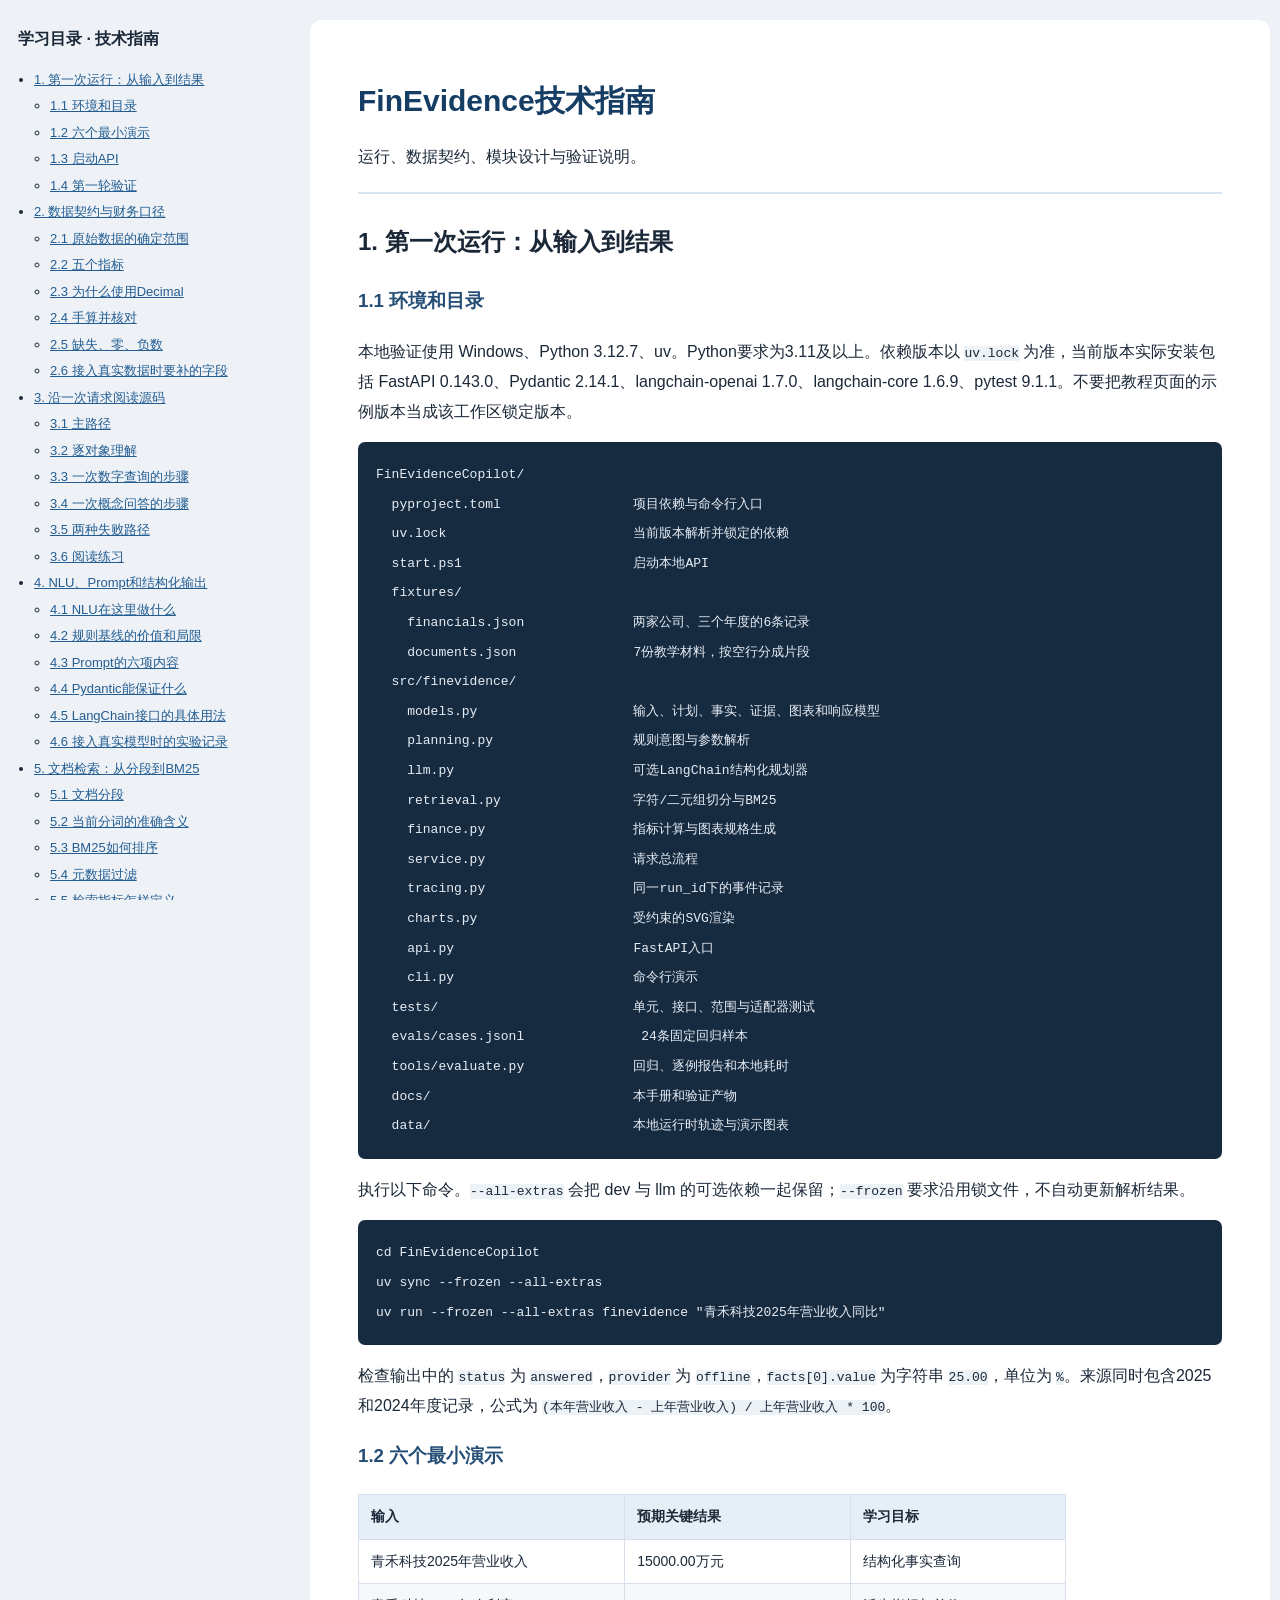
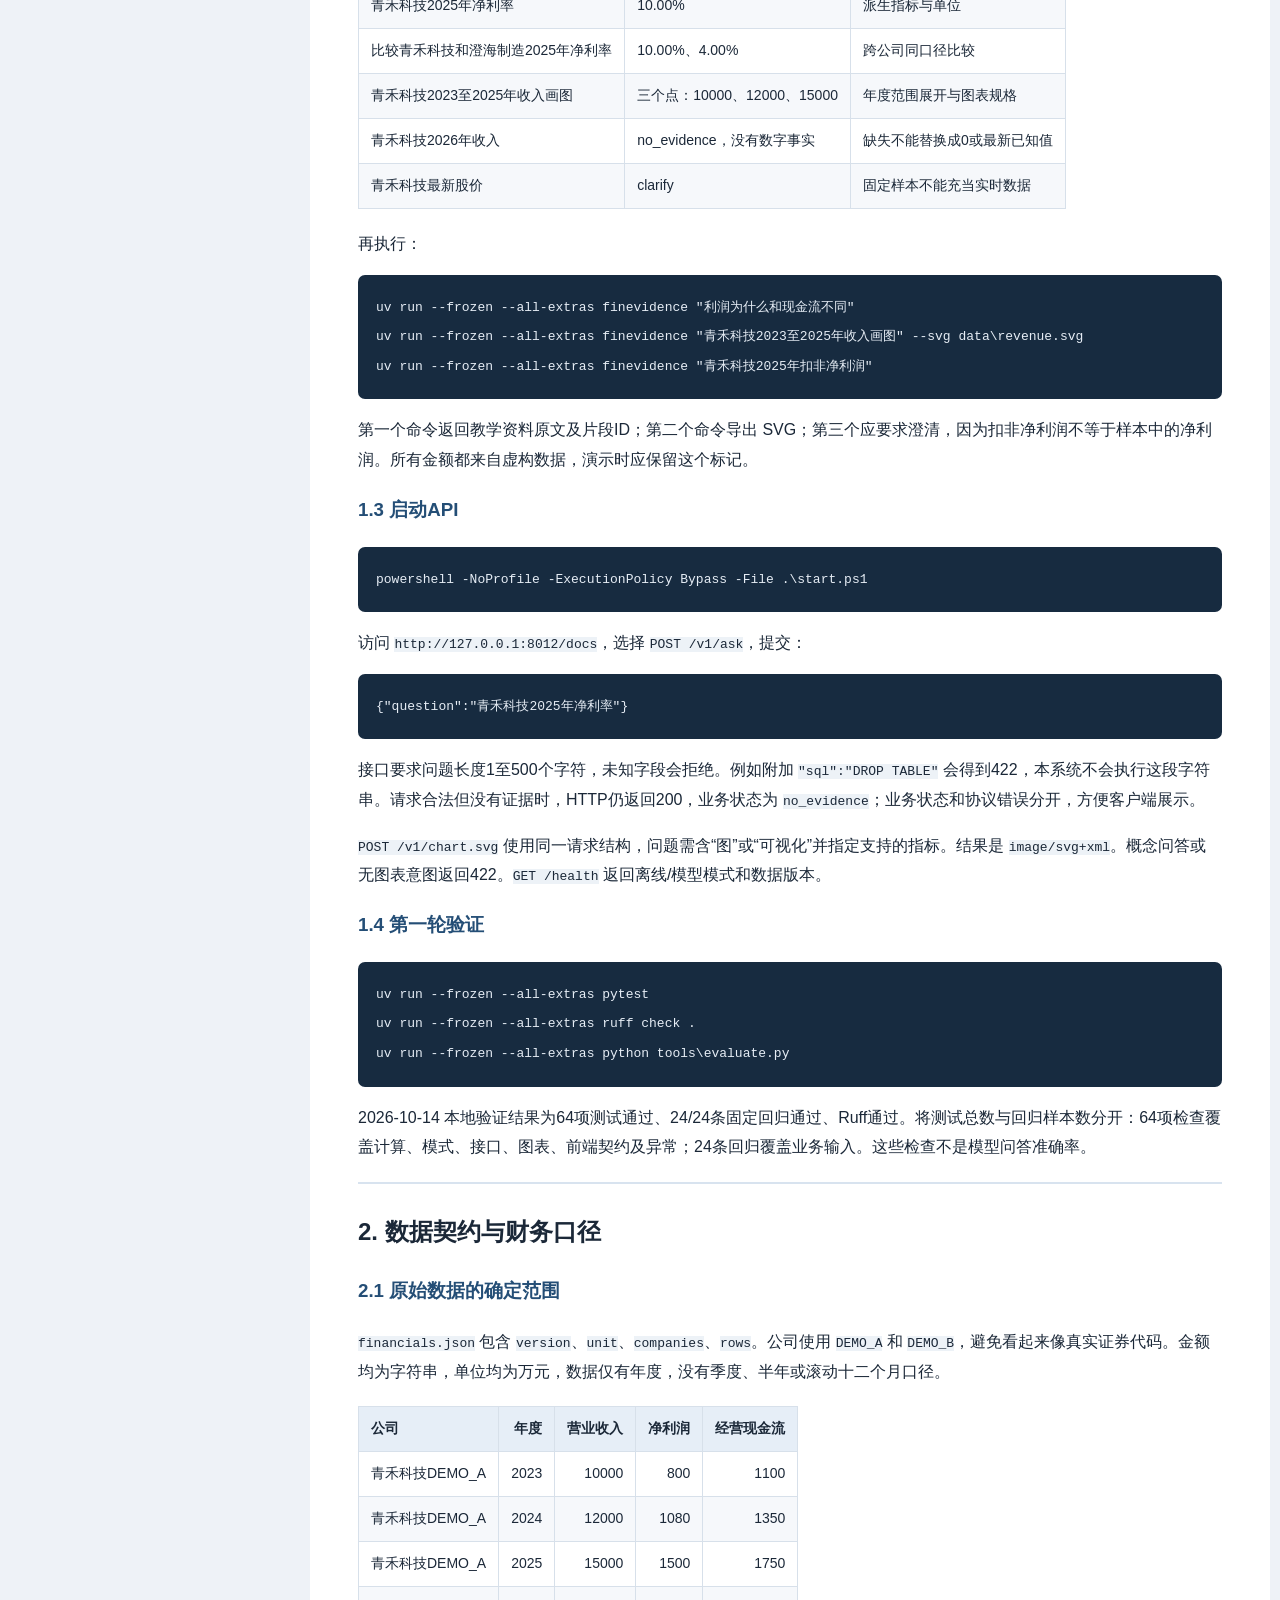
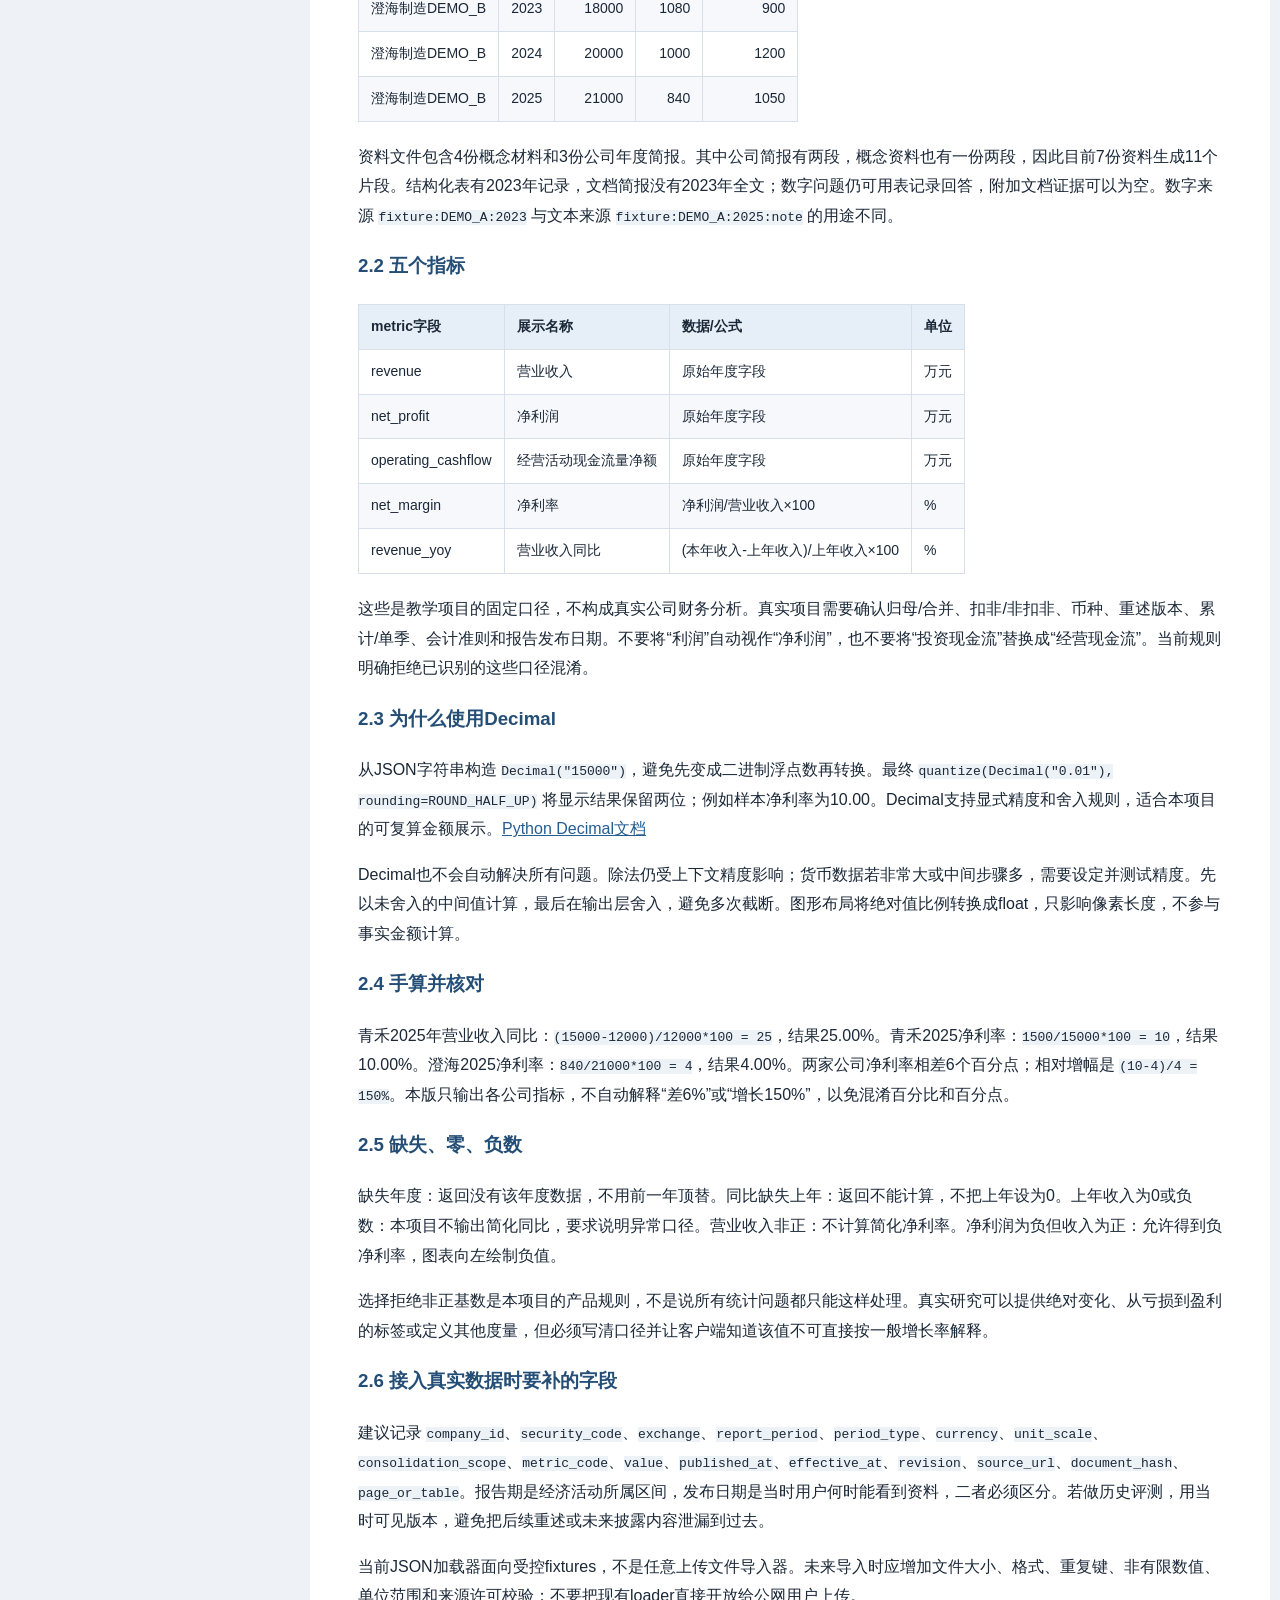
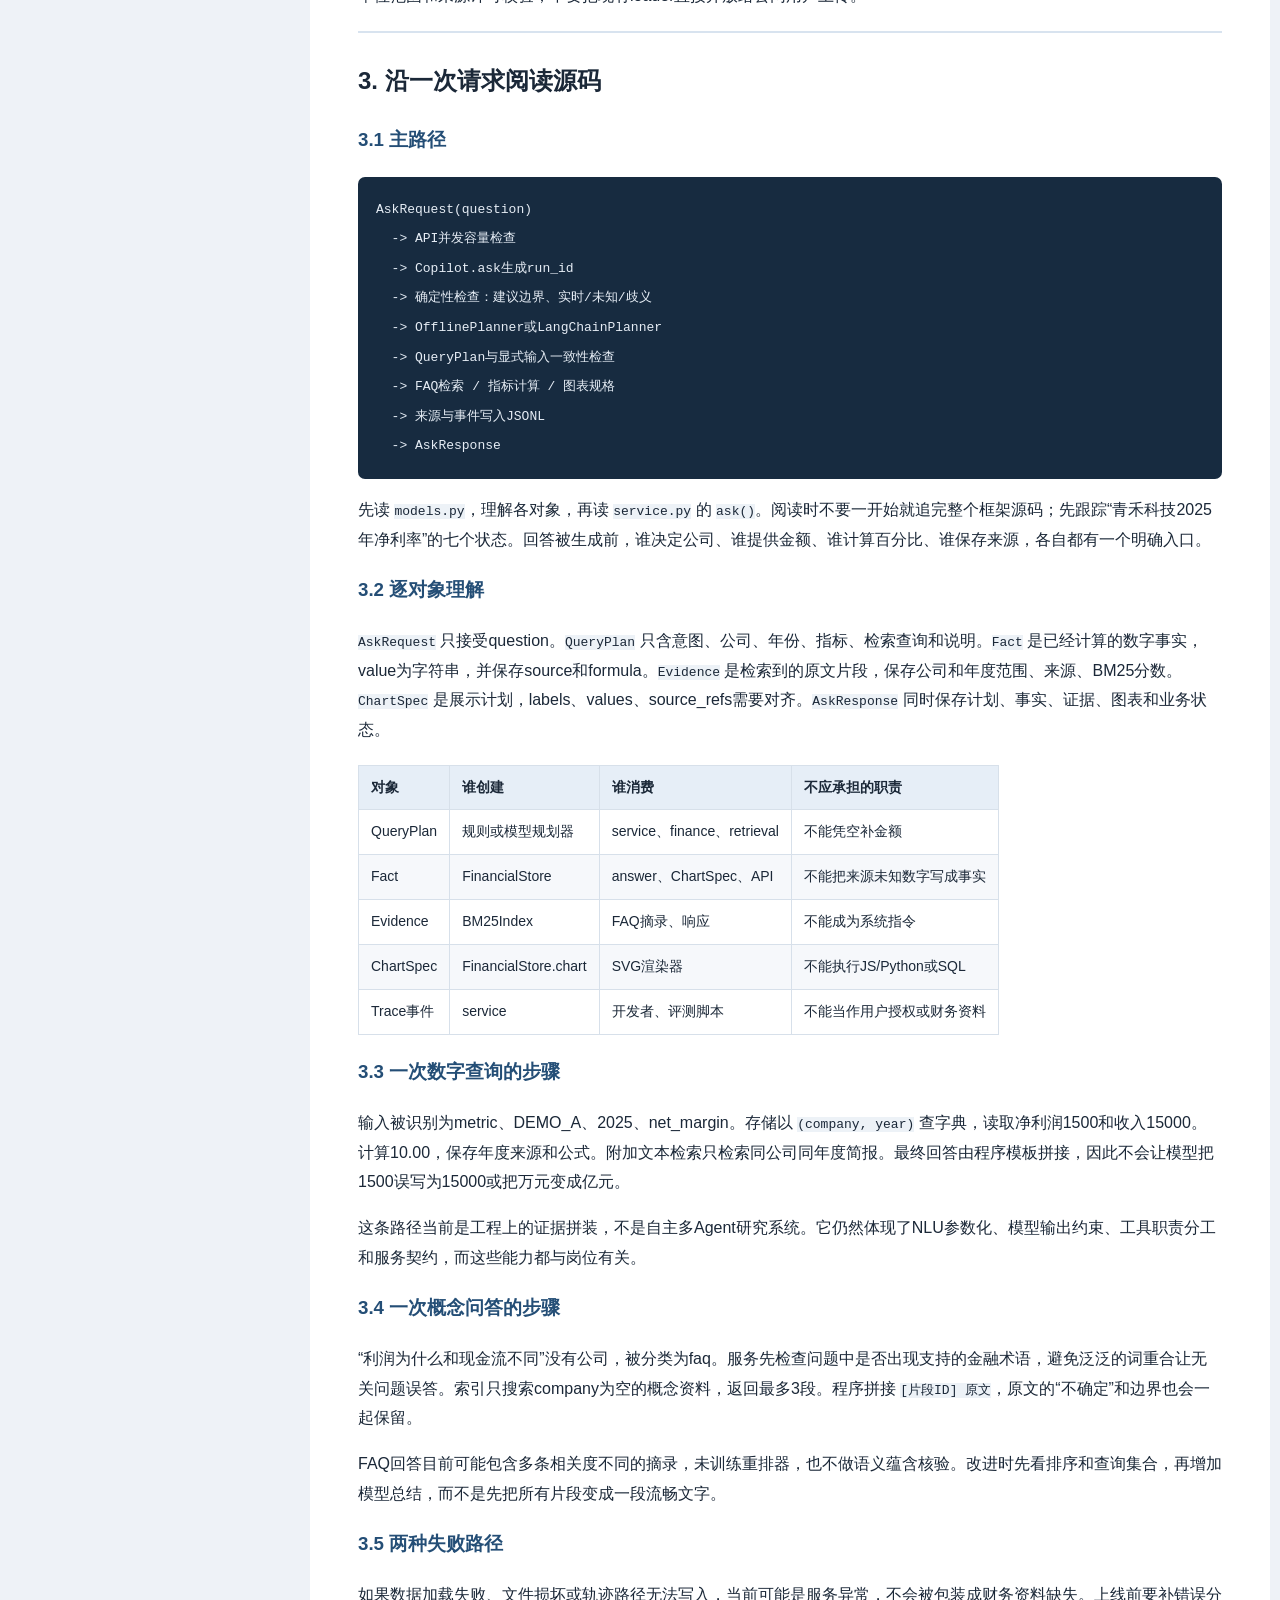
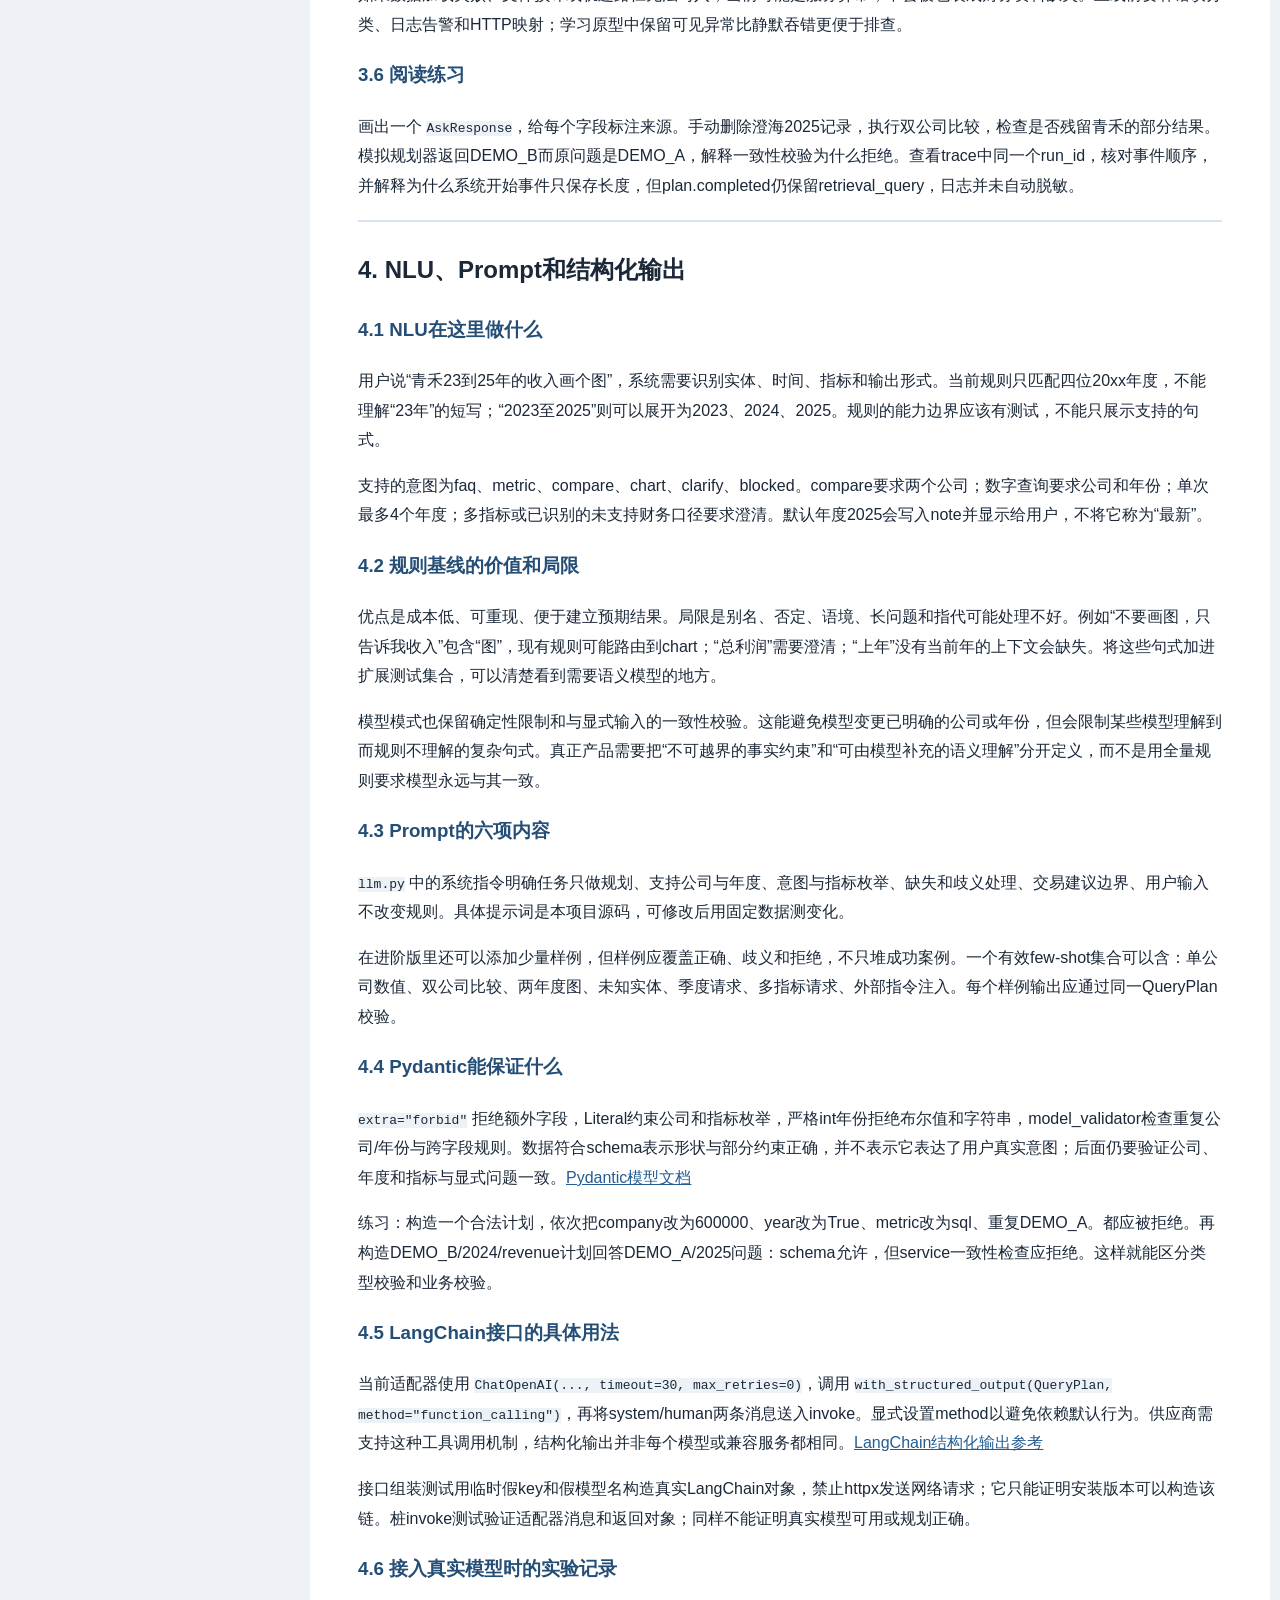
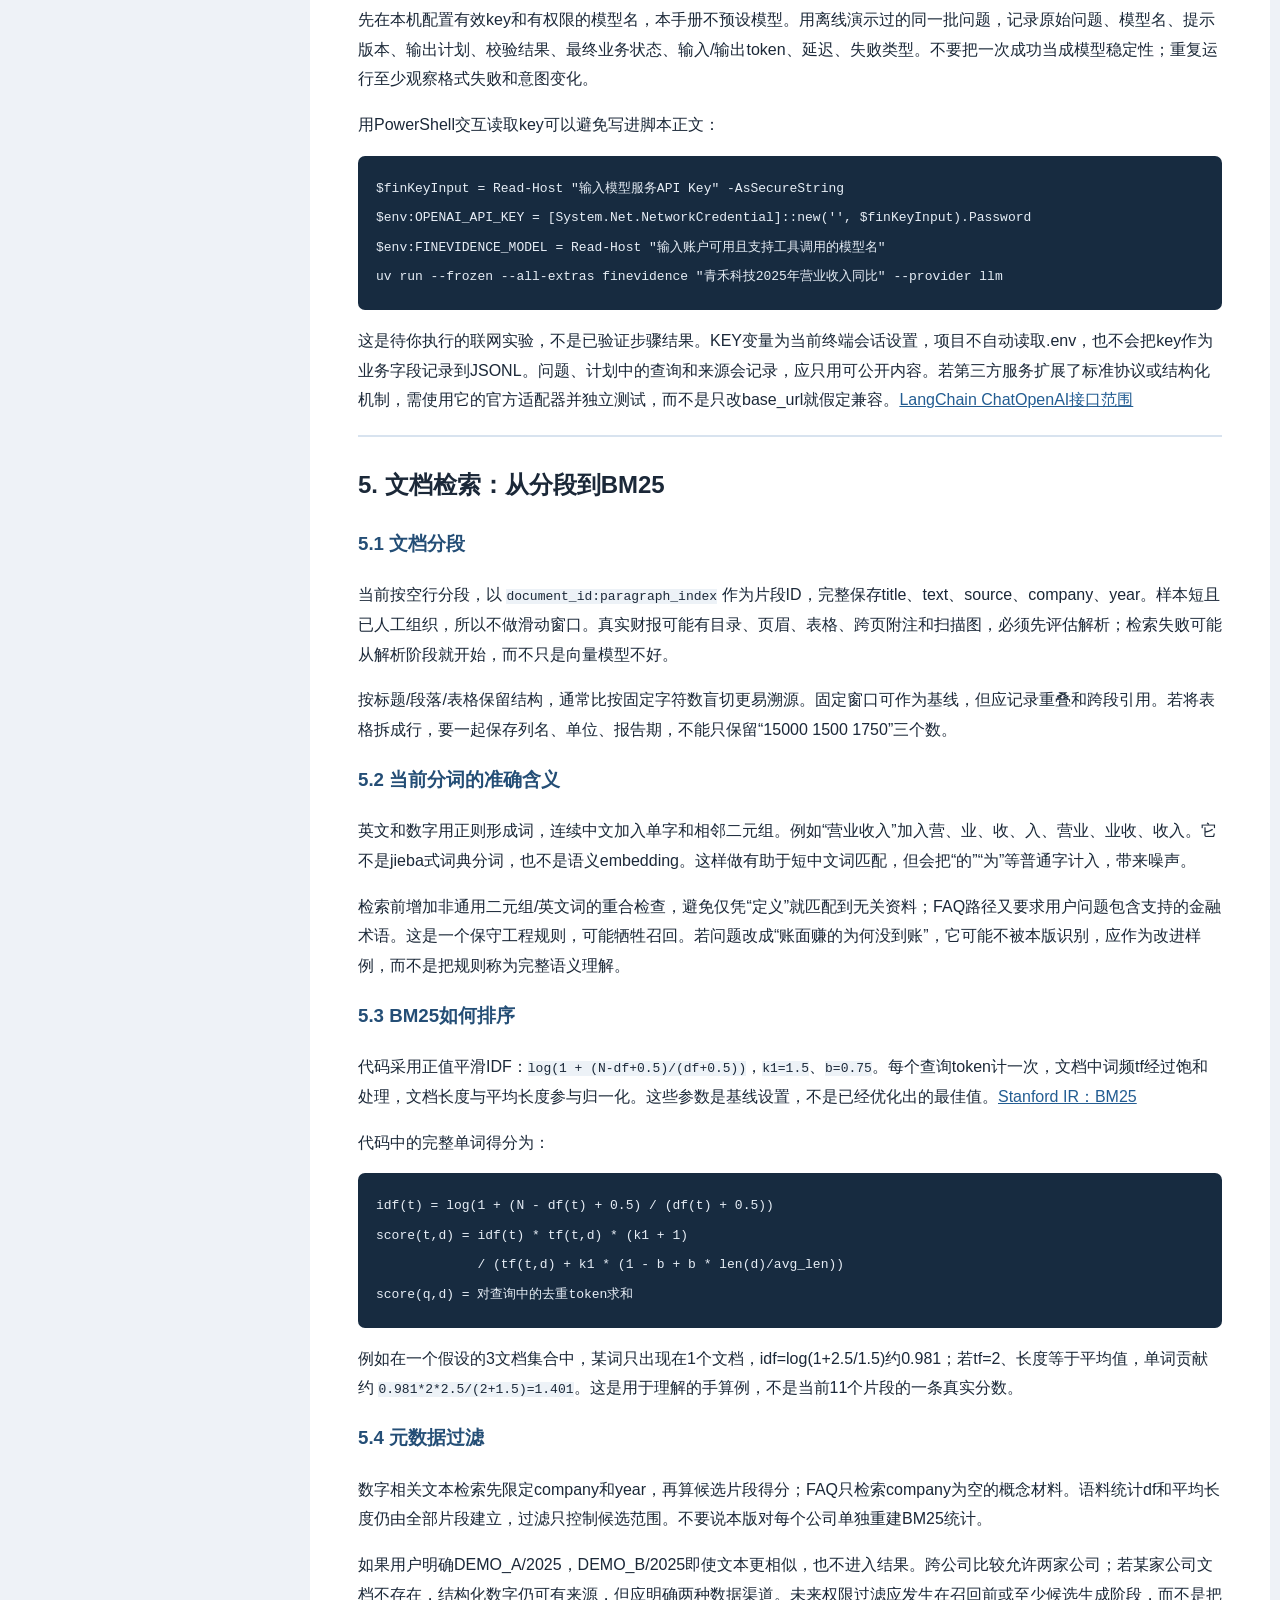
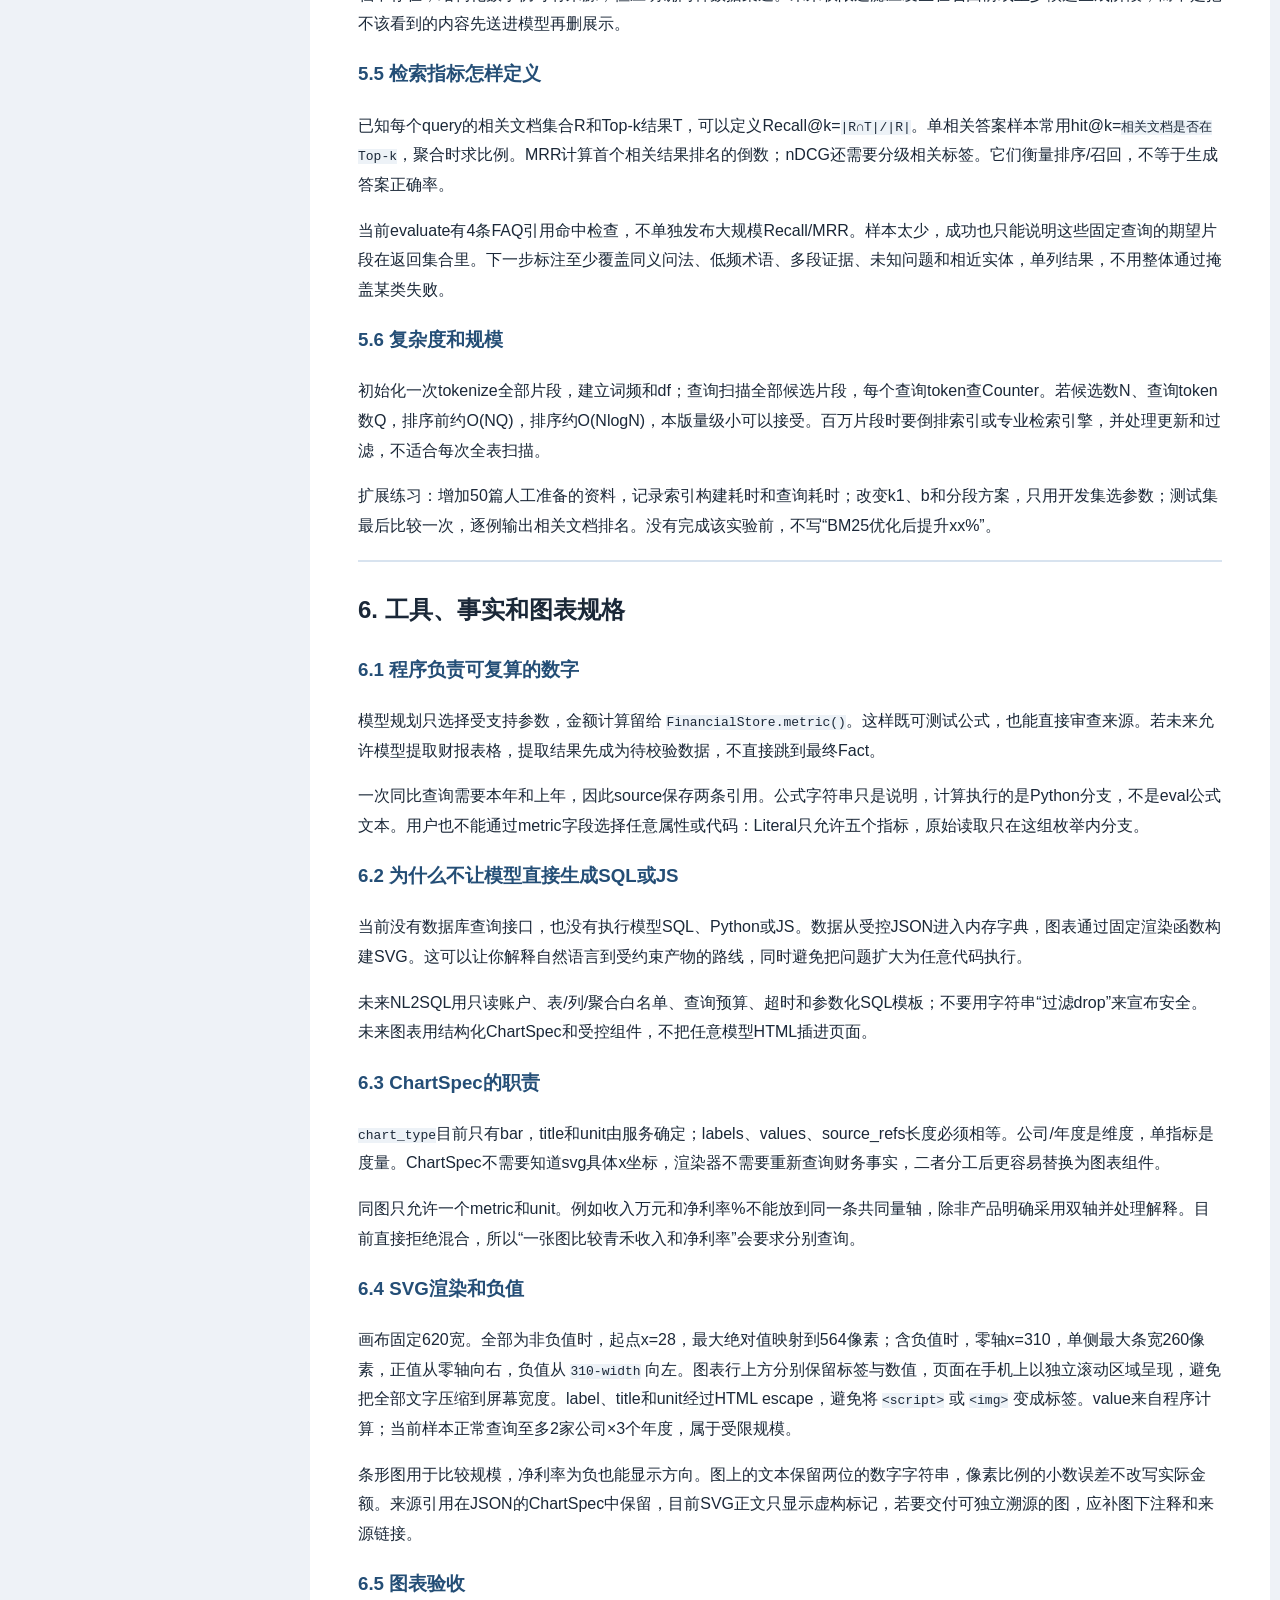
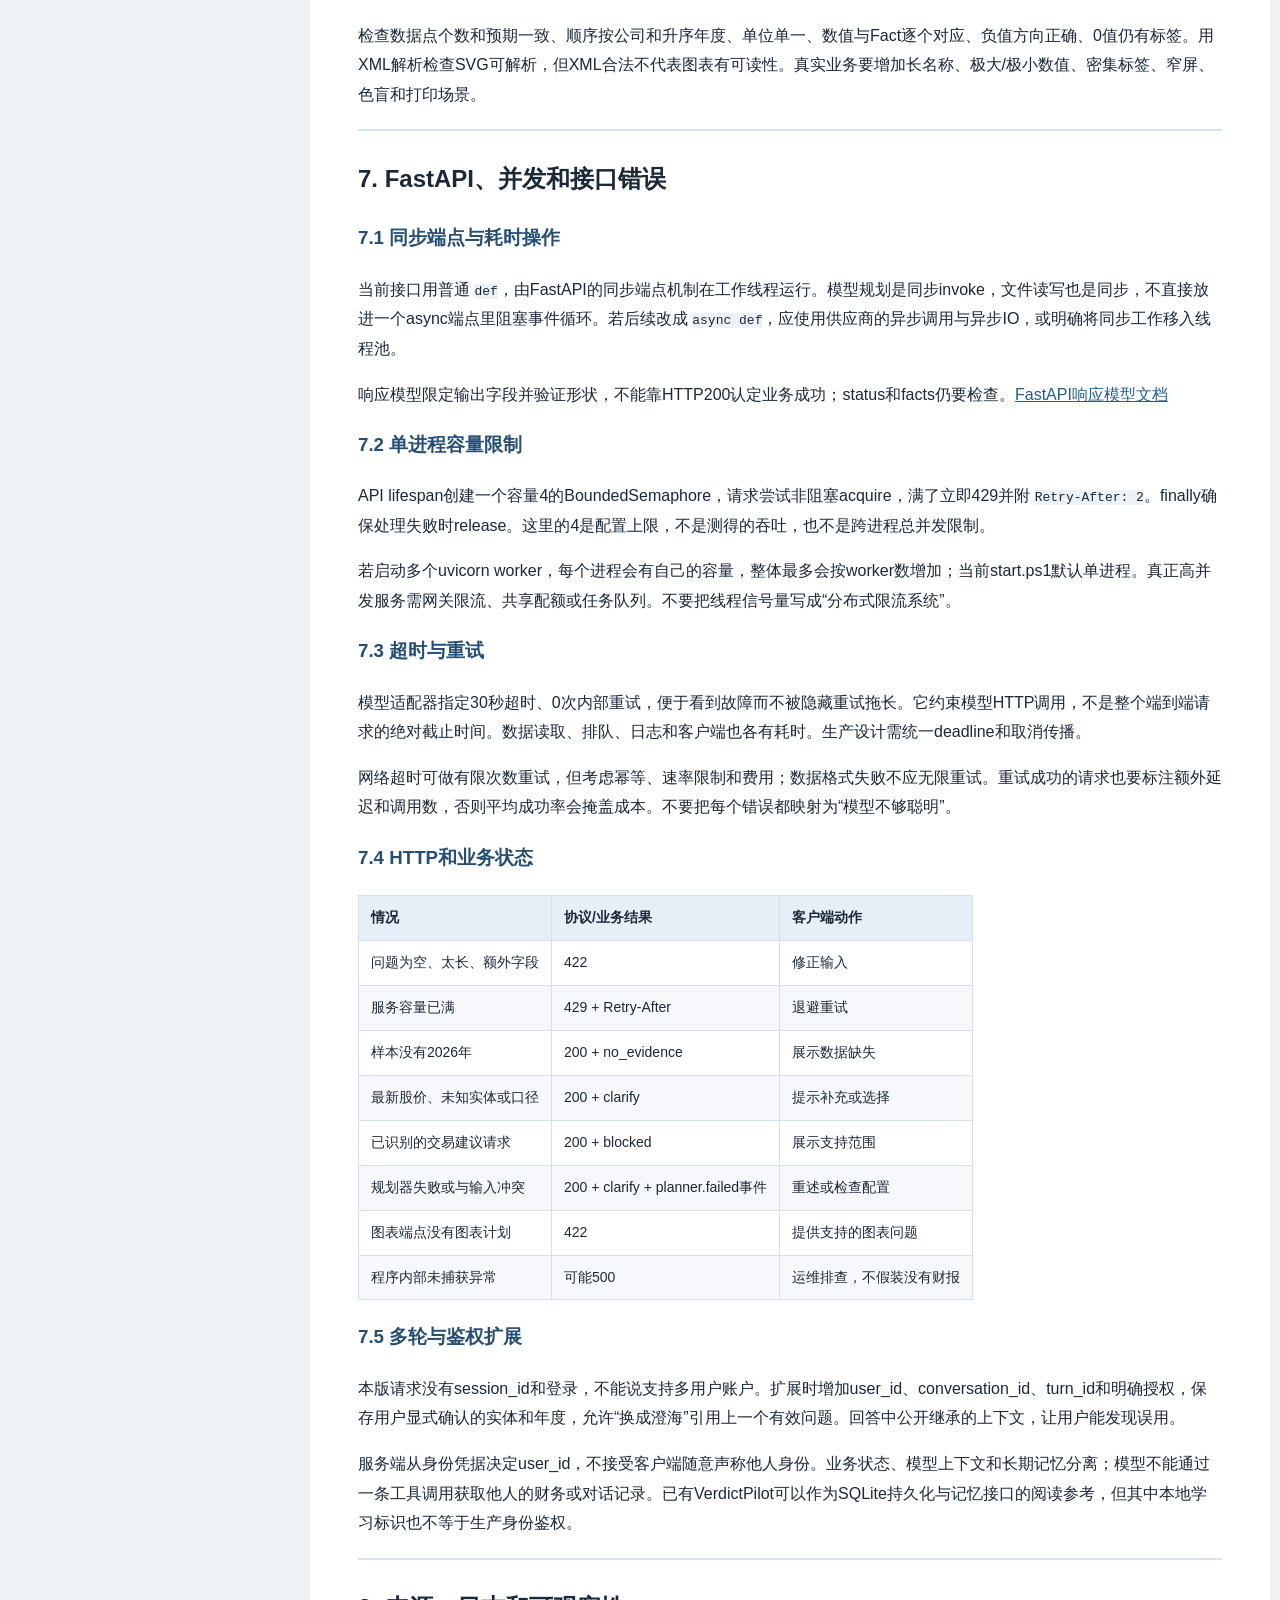
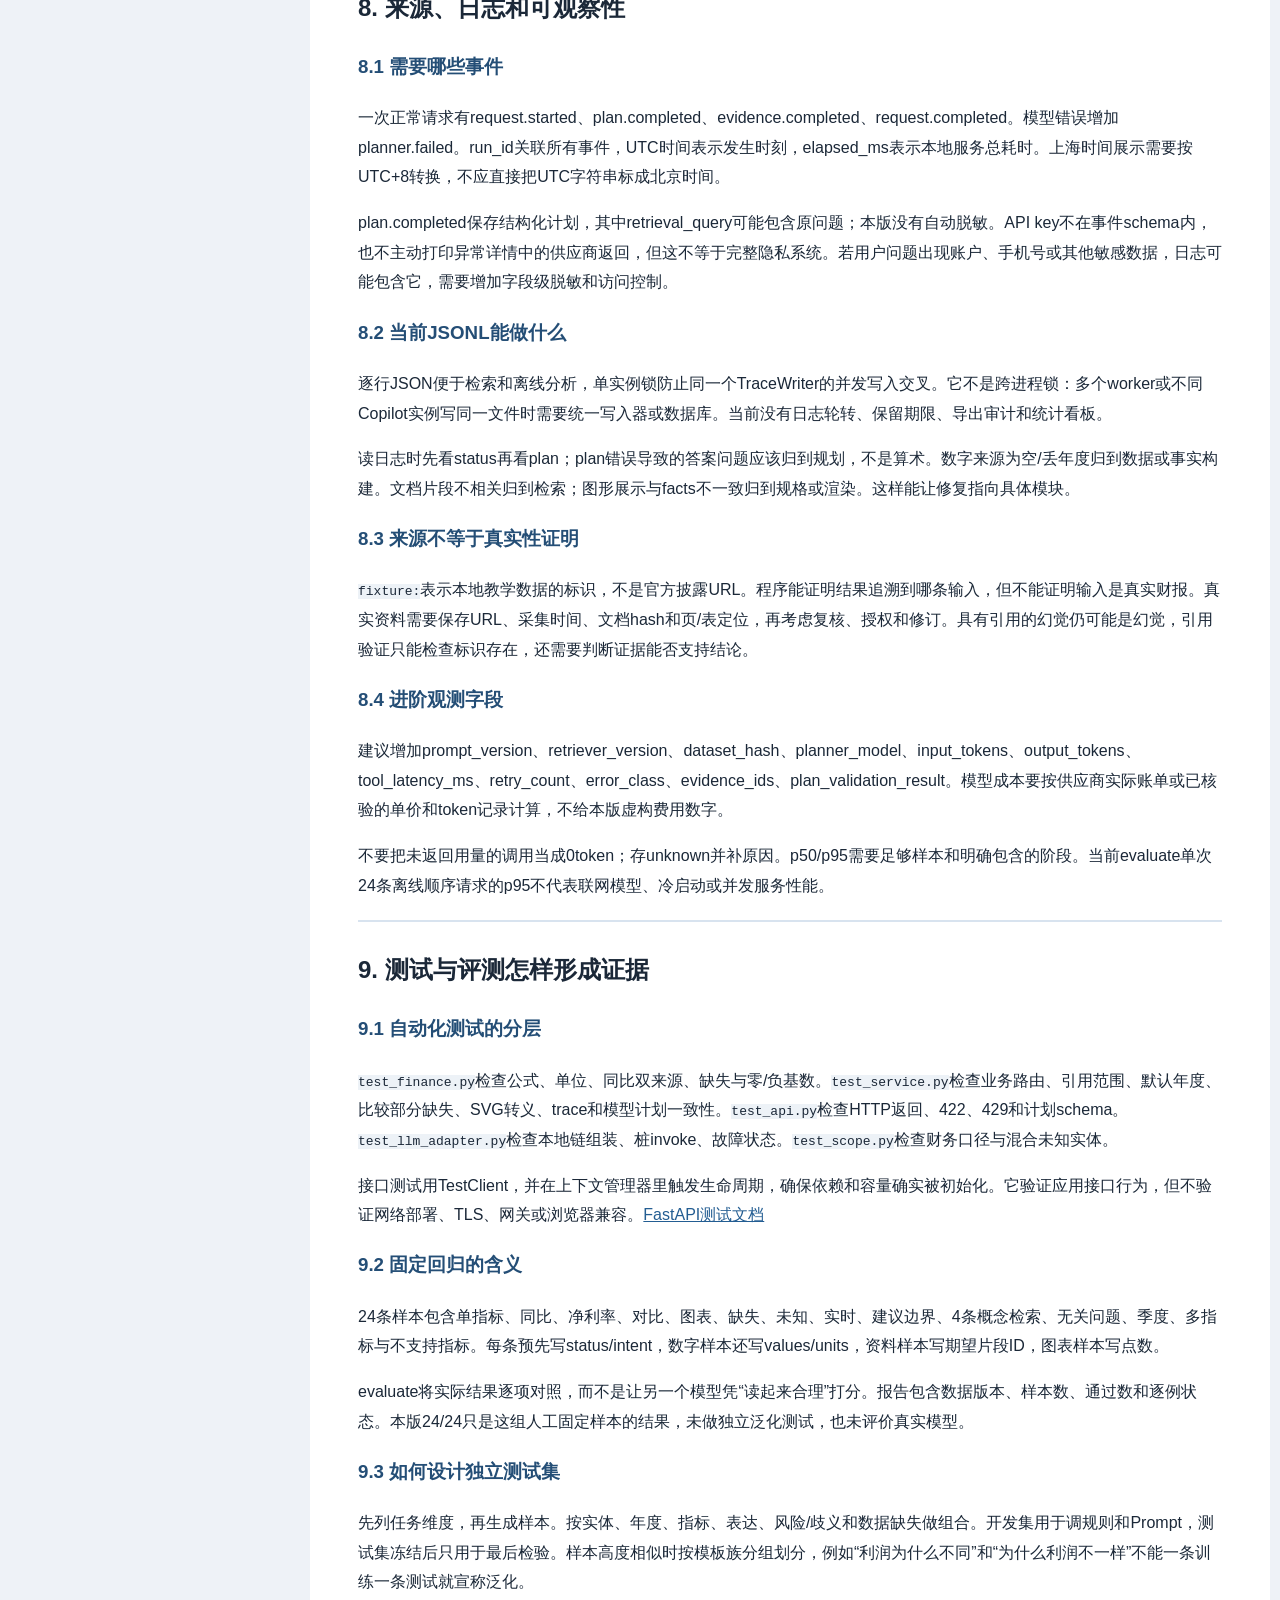
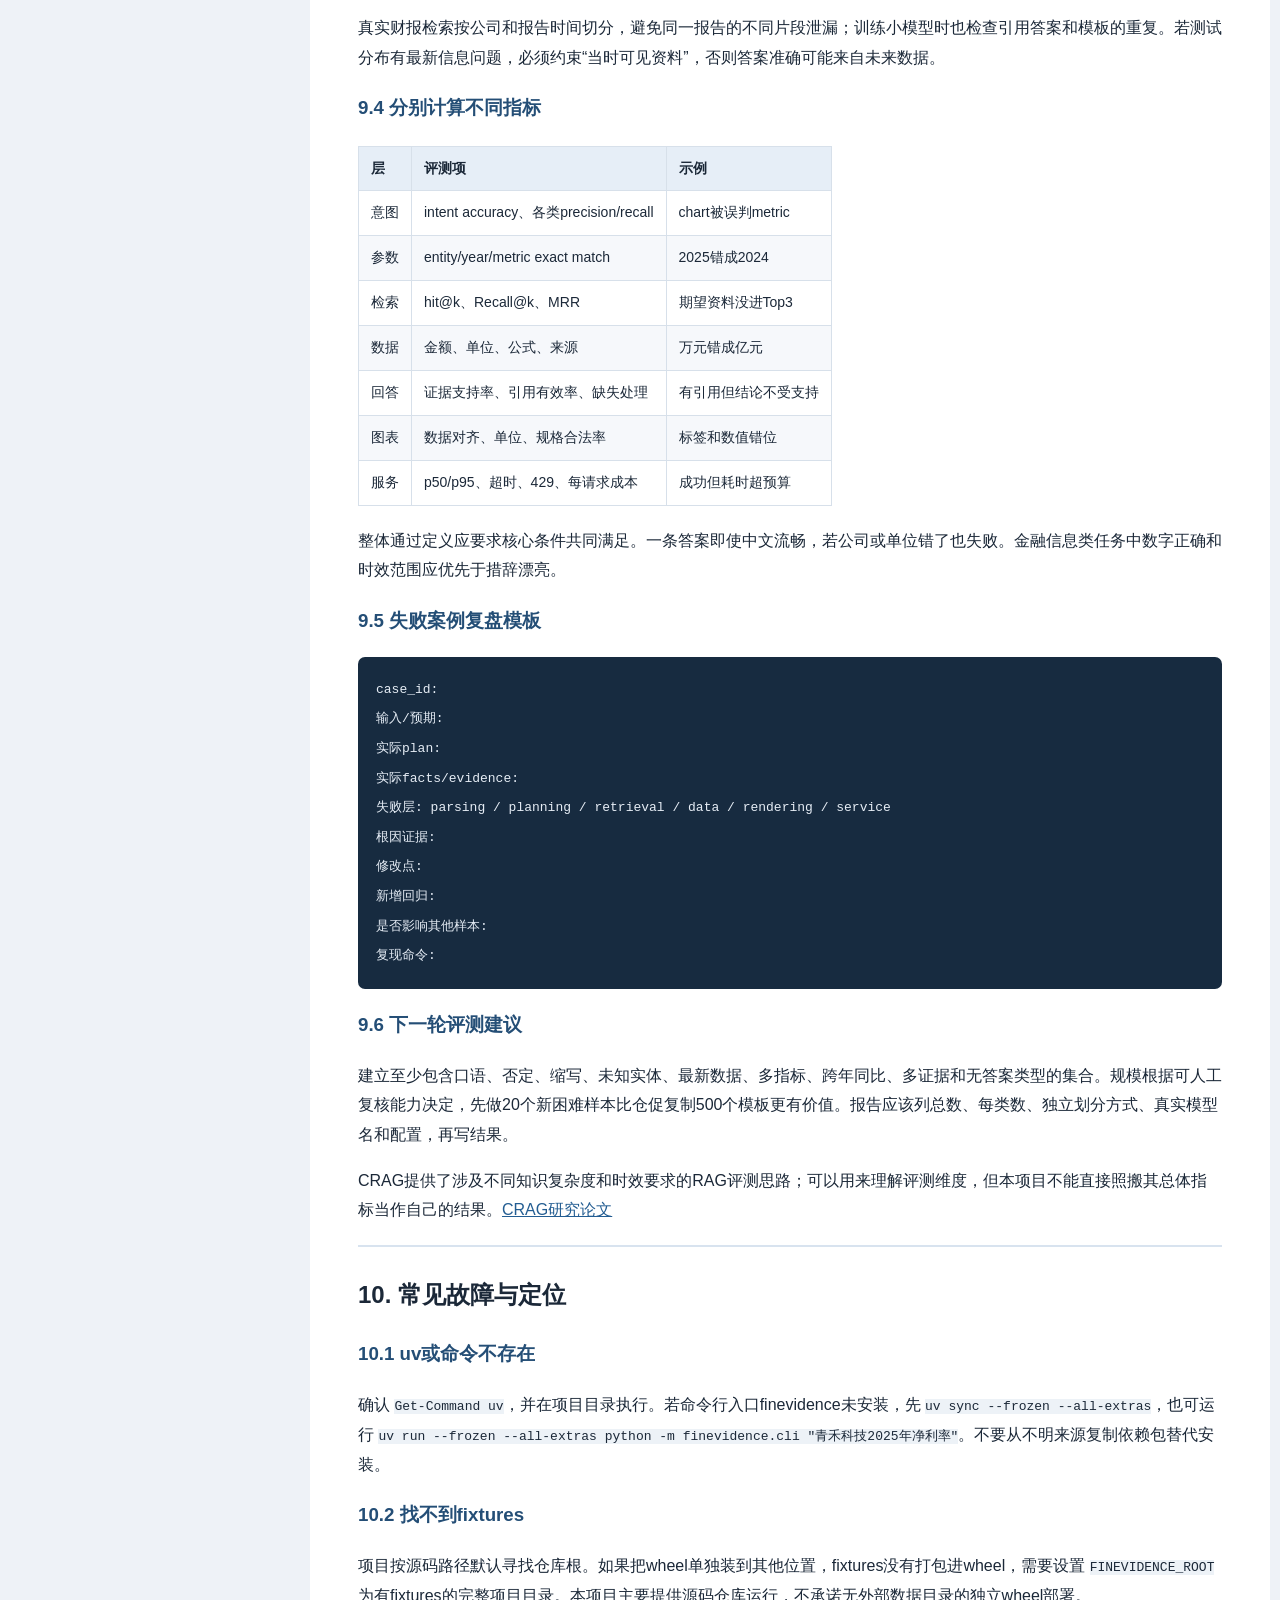
<file: docs/guide.html>
<!doctype html><html lang="zh-CN"><head><meta charset="utf-8"><meta name="viewport" content="width=device-width,initial-scale=1"><title>FinEvidence技术指南</title><style>
body{margin:0;background:#eef2f7;color:#1b2838;font:16px/1.85 'Microsoft YaHei',sans-serif}
.layout{display:grid;grid-template-columns:300px minmax(0,1000px);max-width:1380px;margin:auto}
nav{position:sticky;top:0;height:100vh;overflow:auto;padding:24px 18px;box-sizing:border-box}
nav ul{padding-left:16px}nav li{margin:7px 0;font-size:13px;line-height:1.5}
main{background:white;margin:20px 10px;padding:40px 48px;border-radius:12px;min-width:0}
h1{font-size:30px;line-height:1.4;color:#163e65}h2{border-top:2px solid #d8e3ef;padding-top:26px}
h3{color:#244e76}a{color:#235d92}code{font:13px/1.7 Consolas,monospace;background:#edf2f7}
pre{background:#172b40;color:#e6edf5;overflow:auto;padding:18px;border-radius:7px}
pre code{background:transparent;color:inherit;white-space:pre}
table{display:block;overflow:auto;border-collapse:collapse;font-size:14px;margin:20px 0}
td,th{border:1px solid #d7e0ea;padding:9px 12px;vertical-align:top}
th{background:#e6eef7;text-align:left}tr:nth-child(even){background:#f6f8fb}
@media(max-width:1000px){.layout{display:block}nav{position:relative;height:auto}
main{padding:22px;margin:0}nav .toc>ul>li>ul{display:none}}
@media print{body{font-size:10pt;background:white}nav{display:none}.layout{display:block}
main{padding:0;margin:0}h2,h3{break-after:avoid}pre{white-space:pre-wrap;overflow:visible}
pre code{white-space:pre-wrap}table{font-size:8pt;display:table;width:100%}tr{break-inside:avoid}}
</style></head><body><div class="layout"><nav><strong>学习目录 · 技术指南</strong><div class="toc">
<ul>
<li><a href="#1">1. 第一次运行：从输入到结果</a><ul>
<li><a href="#11">1.1 环境和目录</a></li>
<li><a href="#12">1.2 六个最小演示</a></li>
<li><a href="#13-api">1.3 启动API</a></li>
<li><a href="#14">1.4 第一轮验证</a></li>
</ul>
</li>
<li><a href="#2">2. 数据契约与财务口径</a><ul>
<li><a href="#21">2.1 原始数据的确定范围</a></li>
<li><a href="#22">2.2 五个指标</a></li>
<li><a href="#23-decimal">2.3 为什么使用Decimal</a></li>
<li><a href="#24">2.4 手算并核对</a></li>
<li><a href="#25">2.5 缺失、零、负数</a></li>
<li><a href="#26">2.6 接入真实数据时要补的字段</a></li>
</ul>
</li>
<li><a href="#3">3. 沿一次请求阅读源码</a><ul>
<li><a href="#31">3.1 主路径</a></li>
<li><a href="#32">3.2 逐对象理解</a></li>
<li><a href="#33">3.3 一次数字查询的步骤</a></li>
<li><a href="#34">3.4 一次概念问答的步骤</a></li>
<li><a href="#35">3.5 两种失败路径</a></li>
<li><a href="#36">3.6 阅读练习</a></li>
</ul>
</li>
<li><a href="#4-nluprompt">4. NLU、Prompt和结构化输出</a><ul>
<li><a href="#41-nlu">4.1 NLU在这里做什么</a></li>
<li><a href="#42">4.2 规则基线的价值和局限</a></li>
<li><a href="#43-prompt">4.3 Prompt的六项内容</a></li>
<li><a href="#44-pydantic">4.4 Pydantic能保证什么</a></li>
<li><a href="#45-langchain">4.5 LangChain接口的具体用法</a></li>
<li><a href="#46">4.6 接入真实模型时的实验记录</a></li>
</ul>
</li>
<li><a href="#5-bm25">5. 文档检索：从分段到BM25</a><ul>
<li><a href="#51">5.1 文档分段</a></li>
<li><a href="#52">5.2 当前分词的准确含义</a></li>
<li><a href="#53-bm25">5.3 BM25如何排序</a></li>
<li><a href="#54">5.4 元数据过滤</a></li>
<li><a href="#55">5.5 检索指标怎样定义</a></li>
<li><a href="#56">5.6 复杂度和规模</a></li>
</ul>
</li>
<li><a href="#6">6. 工具、事实和图表规格</a><ul>
<li><a href="#61">6.1 程序负责可复算的数字</a></li>
<li><a href="#62-sqljs">6.2 为什么不让模型直接生成SQL或JS</a></li>
<li><a href="#63-chartspec">6.3 ChartSpec的职责</a></li>
<li><a href="#64-svg">6.4 SVG渲染和负值</a></li>
<li><a href="#65">6.5 图表验收</a></li>
</ul>
</li>
<li><a href="#7-fastapi">7. FastAPI、并发和接口错误</a><ul>
<li><a href="#71">7.1 同步端点与耗时操作</a></li>
<li><a href="#72">7.2 单进程容量限制</a></li>
<li><a href="#73">7.3 超时与重试</a></li>
<li><a href="#74-http">7.4 HTTP和业务状态</a></li>
<li><a href="#75">7.5 多轮与鉴权扩展</a></li>
</ul>
</li>
<li><a href="#8">8. 来源、日志和可观察性</a><ul>
<li><a href="#81">8.1 需要哪些事件</a></li>
<li><a href="#82-jsonl">8.2 当前JSONL能做什么</a></li>
<li><a href="#83">8.3 来源不等于真实性证明</a></li>
<li><a href="#84">8.4 进阶观测字段</a></li>
</ul>
</li>
<li><a href="#9">9. 测试与评测怎样形成证据</a><ul>
<li><a href="#91">9.1 自动化测试的分层</a></li>
<li><a href="#92">9.2 固定回归的含义</a></li>
<li><a href="#93">9.3 如何设计独立测试集</a></li>
<li><a href="#94">9.4 分别计算不同指标</a></li>
<li><a href="#95">9.5 失败案例复盘模板</a></li>
<li><a href="#96">9.6 下一轮评测建议</a></li>
</ul>
</li>
<li><a href="#10">10. 常见故障与定位</a><ul>
<li><a href="#101-uv">10.1 uv或命令不存在</a></li>
<li><a href="#102-fixtures">10.2 找不到fixtures</a></li>
<li><a href="#103-8012">10.3 端口8012占用</a></li>
<li><a href="#104-apioffline">10.4 API仍显示offline</a></li>
<li><a href="#105-clarify">10.5 模型模式返回clarify</a></li>
<li><a href="#106">10.6 数值看起来不对</a></li>
<li><a href="#107">10.7 检索答非所问</a></li>
<li><a href="#108">10.8 图表未生成</a></li>
<li><a href="#109">10.9 测试通过但演示失败</a></li>
</ul>
</li>
<li><a href="#11_1">11. 官方资料索引与使用边界</a></li>
</ul>
</div>
</nav><main><h1 id="finevidence">FinEvidence技术指南</h1>
<p>运行、数据契约、模块设计与验证说明。</p>
<h2 id="1">1. 第一次运行：从输入到结果</h2>
<h3 id="11">1.1 环境和目录</h3>
<p>本地验证使用 Windows、Python 3.12.7、uv。Python要求为3.11及以上。依赖版本以 <code>uv.lock</code> 为准，当前版本实际安装包括 FastAPI 0.143.0、Pydantic 2.14.1、langchain-openai 1.7.0、langchain-core 1.6.9、pytest 9.1.1。不要把教程页面的示例版本当成该工作区锁定版本。</p>
<pre><code class="language-text">FinEvidenceCopilot/
  pyproject.toml                 项目依赖与命令行入口
  uv.lock                        当前版本解析并锁定的依赖
  start.ps1                      启动本地API
  fixtures/
    financials.json              两家公司、三个年度的6条记录
    documents.json               7份教学材料，按空行分成片段
  src/finevidence/
    models.py                    输入、计划、事实、证据、图表和响应模型
    planning.py                  规则意图与参数解析
    llm.py                       可选LangChain结构化规划器
    retrieval.py                 字符/二元组切分与BM25
    finance.py                   指标计算与图表规格生成
    service.py                   请求总流程
    tracing.py                   同一run_id下的事件记录
    charts.py                    受约束的SVG渲染
    api.py                       FastAPI入口
    cli.py                       命令行演示
  tests/                         单元、接口、范围与适配器测试
  evals/cases.jsonl               24条固定回归样本
  tools/evaluate.py              回归、逐例报告和本地耗时
  docs/                          本手册和验证产物
  data/                          本地运行时轨迹与演示图表
</code></pre>
<p>执行以下命令。<code>--all-extras</code> 会把 dev 与 llm 的可选依赖一起保留；<code>--frozen</code> 要求沿用锁文件，不自动更新解析结果。</p>
<pre><code class="language-powershell">cd FinEvidenceCopilot
uv sync --frozen --all-extras
uv run --frozen --all-extras finevidence &quot;青禾科技2025年营业收入同比&quot;
</code></pre>
<p>检查输出中的 <code>status</code> 为 <code>answered</code>，<code>provider</code> 为 <code>offline</code>，<code>facts[0].value</code> 为字符串 <code>25.00</code>，单位为 <code>%</code>。来源同时包含2025和2024年度记录，公式为 <code>(本年营业收入 - 上年营业收入) / 上年营业收入 * 100</code>。</p>
<h3 id="12">1.2 六个最小演示</h3>
<table>
<thead>
<tr>
<th>输入</th>
<th>预期关键结果</th>
<th>学习目标</th>
</tr>
</thead>
<tbody>
<tr>
<td>青禾科技2025年营业收入</td>
<td>15000.00万元</td>
<td>结构化事实查询</td>
</tr>
<tr>
<td>青禾科技2025年净利率</td>
<td>10.00%</td>
<td>派生指标与单位</td>
</tr>
<tr>
<td>比较青禾科技和澄海制造2025年净利率</td>
<td>10.00%、4.00%</td>
<td>跨公司同口径比较</td>
</tr>
<tr>
<td>青禾科技2023至2025年收入画图</td>
<td>三个点：10000、12000、15000</td>
<td>年度范围展开与图表规格</td>
</tr>
<tr>
<td>青禾科技2026年收入</td>
<td>no_evidence，没有数字事实</td>
<td>缺失不能替换成0或最新已知值</td>
</tr>
<tr>
<td>青禾科技最新股价</td>
<td>clarify</td>
<td>固定样本不能充当实时数据</td>
</tr>
</tbody>
</table>
<p>再执行：</p>
<pre><code class="language-powershell">uv run --frozen --all-extras finevidence &quot;利润为什么和现金流不同&quot;
uv run --frozen --all-extras finevidence &quot;青禾科技2023至2025年收入画图&quot; --svg data\revenue.svg
uv run --frozen --all-extras finevidence &quot;青禾科技2025年扣非净利润&quot;
</code></pre>
<p>第一个命令返回教学资料原文及片段ID；第二个命令导出 SVG；第三个应要求澄清，因为扣非净利润不等于样本中的净利润。所有金额都来自虚构数据，演示时应保留这个标记。</p>
<h3 id="13-api">1.3 启动API</h3>
<pre><code class="language-powershell">powershell -NoProfile -ExecutionPolicy Bypass -File .\start.ps1
</code></pre>
<p>访问 <code>http://127.0.0.1:8012/docs</code>，选择 <code>POST /v1/ask</code>，提交：</p>
<pre><code class="language-json">{&quot;question&quot;:&quot;青禾科技2025年净利率&quot;}
</code></pre>
<p>接口要求问题长度1至500个字符，未知字段会拒绝。例如附加 <code>"sql":"DROP TABLE"</code> 会得到422，本系统不会执行这段字符串。请求合法但没有证据时，HTTP仍返回200，业务状态为 <code>no_evidence</code>；业务状态和协议错误分开，方便客户端展示。</p>
<p><code>POST /v1/chart.svg</code> 使用同一请求结构，问题需含“图”或“可视化”并指定支持的指标。结果是 <code>image/svg+xml</code>。概念问答或无图表意图返回422。<code>GET /health</code> 返回离线/模型模式和数据版本。</p>
<h3 id="14">1.4 第一轮验证</h3>
<pre><code class="language-powershell">uv run --frozen --all-extras pytest
uv run --frozen --all-extras ruff check .
uv run --frozen --all-extras python tools\evaluate.py
</code></pre>
<p>2026-10-14 本地验证结果为64项测试通过、24/24条固定回归通过、Ruff通过。将测试总数与回归样本数分开：64项检查覆盖计算、模式、接口、图表、前端契约及异常；24条回归覆盖业务输入。这些检查不是模型问答准确率。</p>
<h2 id="2">2. 数据契约与财务口径</h2>
<h3 id="21">2.1 原始数据的确定范围</h3>
<p><code>financials.json</code> 包含 <code>version</code>、<code>unit</code>、<code>companies</code>、<code>rows</code>。公司使用 <code>DEMO_A</code> 和 <code>DEMO_B</code>，避免看起来像真实证券代码。金额均为字符串，单位均为万元，数据仅有年度，没有季度、半年或滚动十二个月口径。</p>
<table>
<thead>
<tr>
<th>公司</th>
<th style="text-align: right;">年度</th>
<th style="text-align: right;">营业收入</th>
<th style="text-align: right;">净利润</th>
<th style="text-align: right;">经营现金流</th>
</tr>
</thead>
<tbody>
<tr>
<td>青禾科技DEMO_A</td>
<td style="text-align: right;">2023</td>
<td style="text-align: right;">10000</td>
<td style="text-align: right;">800</td>
<td style="text-align: right;">1100</td>
</tr>
<tr>
<td>青禾科技DEMO_A</td>
<td style="text-align: right;">2024</td>
<td style="text-align: right;">12000</td>
<td style="text-align: right;">1080</td>
<td style="text-align: right;">1350</td>
</tr>
<tr>
<td>青禾科技DEMO_A</td>
<td style="text-align: right;">2025</td>
<td style="text-align: right;">15000</td>
<td style="text-align: right;">1500</td>
<td style="text-align: right;">1750</td>
</tr>
<tr>
<td>澄海制造DEMO_B</td>
<td style="text-align: right;">2023</td>
<td style="text-align: right;">18000</td>
<td style="text-align: right;">1080</td>
<td style="text-align: right;">900</td>
</tr>
<tr>
<td>澄海制造DEMO_B</td>
<td style="text-align: right;">2024</td>
<td style="text-align: right;">20000</td>
<td style="text-align: right;">1000</td>
<td style="text-align: right;">1200</td>
</tr>
<tr>
<td>澄海制造DEMO_B</td>
<td style="text-align: right;">2025</td>
<td style="text-align: right;">21000</td>
<td style="text-align: right;">840</td>
<td style="text-align: right;">1050</td>
</tr>
</tbody>
</table>
<p>资料文件包含4份概念材料和3份公司年度简报。其中公司简报有两段，概念资料也有一份两段，因此目前7份资料生成11个片段。结构化表有2023年记录，文档简报没有2023年全文；数字问题仍可用表记录回答，附加文档证据可以为空。数字来源 <code>fixture:DEMO_A:2023</code> 与文本来源 <code>fixture:DEMO_A:2025:note</code> 的用途不同。</p>
<h3 id="22">2.2 五个指标</h3>
<table>
<thead>
<tr>
<th>metric字段</th>
<th>展示名称</th>
<th>数据/公式</th>
<th>单位</th>
</tr>
</thead>
<tbody>
<tr>
<td>revenue</td>
<td>营业收入</td>
<td>原始年度字段</td>
<td>万元</td>
</tr>
<tr>
<td>net_profit</td>
<td>净利润</td>
<td>原始年度字段</td>
<td>万元</td>
</tr>
<tr>
<td>operating_cashflow</td>
<td>经营活动现金流量净额</td>
<td>原始年度字段</td>
<td>万元</td>
</tr>
<tr>
<td>net_margin</td>
<td>净利率</td>
<td>净利润/营业收入×100</td>
<td>%</td>
</tr>
<tr>
<td>revenue_yoy</td>
<td>营业收入同比</td>
<td>(本年收入-上年收入)/上年收入×100</td>
<td>%</td>
</tr>
</tbody>
</table>
<p>这些是教学项目的固定口径，不构成真实公司财务分析。真实项目需要确认归母/合并、扣非/非扣非、币种、重述版本、累计/单季、会计准则和报告发布日期。不要将“利润”自动视作“净利润”，也不要将“投资现金流”替换成“经营现金流”。当前规则明确拒绝已识别的这些口径混淆。</p>
<h3 id="23-decimal">2.3 为什么使用Decimal</h3>
<p>从JSON字符串构造 <code>Decimal("15000")</code>，避免先变成二进制浮点数再转换。最终 <code>quantize(Decimal("0.01"), rounding=ROUND_HALF_UP)</code> 将显示结果保留两位；例如样本净利率为10.00。Decimal支持显式精度和舍入规则，适合本项目的可复算金额展示。<a href="https://docs.python.org/3.12/library/decimal.html">Python Decimal文档</a></p>
<p>Decimal也不会自动解决所有问题。除法仍受上下文精度影响；货币数据若非常大或中间步骤多，需要设定并测试精度。先以未舍入的中间值计算，最后在输出层舍入，避免多次截断。图形布局将绝对值比例转换成float，只影响像素长度，不参与事实金额计算。</p>
<h3 id="24">2.4 手算并核对</h3>
<p>青禾2025年营业收入同比：<code>(15000-12000)/12000*100 = 25</code>，结果25.00%。青禾2025净利率：<code>1500/15000*100 = 10</code>，结果10.00%。澄海2025净利率：<code>840/21000*100 = 4</code>，结果4.00%。两家公司净利率相差6个百分点；相对增幅是 <code>(10-4)/4 = 150%</code>。本版只输出各公司指标，不自动解释“差6%”或“增长150%”，以免混淆百分比和百分点。</p>
<h3 id="25">2.5 缺失、零、负数</h3>
<p>缺失年度：返回没有该年度数据，不用前一年顶替。同比缺失上年：返回不能计算，不把上年设为0。上年收入为0或负数：本项目不输出简化同比，要求说明异常口径。营业收入非正：不计算简化净利率。净利润为负但收入为正：允许得到负净利率，图表向左绘制负值。</p>
<p>选择拒绝非正基数是本项目的产品规则，不是说所有统计问题都只能这样处理。真实研究可以提供绝对变化、从亏损到盈利的标签或定义其他度量，但必须写清口径并让客户端知道该值不可直接按一般增长率解释。</p>
<h3 id="26">2.6 接入真实数据时要补的字段</h3>
<p>建议记录 <code>company_id</code>、<code>security_code</code>、<code>exchange</code>、<code>report_period</code>、<code>period_type</code>、<code>currency</code>、<code>unit_scale</code>、<code>consolidation_scope</code>、<code>metric_code</code>、<code>value</code>、<code>published_at</code>、<code>effective_at</code>、<code>revision</code>、<code>source_url</code>、<code>document_hash</code>、<code>page_or_table</code>。报告期是经济活动所属区间，发布日期是当时用户何时能看到资料，二者必须区分。若做历史评测，用当时可见版本，避免把后续重述或未来披露内容泄漏到过去。</p>
<p>当前JSON加载器面向受控fixtures，不是任意上传文件导入器。未来导入时应增加文件大小、格式、重复键、非有限数值、单位范围和来源许可校验；不要把现有loader直接开放给公网用户上传。</p>
<h2 id="3">3. 沿一次请求阅读源码</h2>
<h3 id="31">3.1 主路径</h3>
<pre><code class="language-text">AskRequest(question)
  -&gt; API并发容量检查
  -&gt; Copilot.ask生成run_id
  -&gt; 确定性检查：建议边界、实时/未知/歧义
  -&gt; OfflinePlanner或LangChainPlanner
  -&gt; QueryPlan与显式输入一致性检查
  -&gt; FAQ检索 / 指标计算 / 图表规格
  -&gt; 来源与事件写入JSONL
  -&gt; AskResponse
</code></pre>
<p>先读 <code>models.py</code>，理解各对象，再读 <code>service.py</code> 的 <code>ask()</code>。阅读时不要一开始就追完整个框架源码；先跟踪“青禾科技2025年净利率”的七个状态。回答被生成前，谁决定公司、谁提供金额、谁计算百分比、谁保存来源，各自都有一个明确入口。</p>
<h3 id="32">3.2 逐对象理解</h3>
<p><code>AskRequest</code> 只接受question。<code>QueryPlan</code> 只含意图、公司、年份、指标、检索查询和说明。<code>Fact</code> 是已经计算的数字事实，value为字符串，并保存source和formula。<code>Evidence</code> 是检索到的原文片段，保存公司和年度范围、来源、BM25分数。<code>ChartSpec</code> 是展示计划，labels、values、source_refs需要对齐。<code>AskResponse</code> 同时保存计划、事实、证据、图表和业务状态。</p>
<table>
<thead>
<tr>
<th>对象</th>
<th>谁创建</th>
<th>谁消费</th>
<th>不应承担的职责</th>
</tr>
</thead>
<tbody>
<tr>
<td>QueryPlan</td>
<td>规则或模型规划器</td>
<td>service、finance、retrieval</td>
<td>不能凭空补金额</td>
</tr>
<tr>
<td>Fact</td>
<td>FinancialStore</td>
<td>answer、ChartSpec、API</td>
<td>不能把来源未知数字写成事实</td>
</tr>
<tr>
<td>Evidence</td>
<td>BM25Index</td>
<td>FAQ摘录、响应</td>
<td>不能成为系统指令</td>
</tr>
<tr>
<td>ChartSpec</td>
<td>FinancialStore.chart</td>
<td>SVG渲染器</td>
<td>不能执行JS/Python或SQL</td>
</tr>
<tr>
<td>Trace事件</td>
<td>service</td>
<td>开发者、评测脚本</td>
<td>不能当作用户授权或财务资料</td>
</tr>
</tbody>
</table>
<h3 id="33">3.3 一次数字查询的步骤</h3>
<p>输入被识别为metric、DEMO_A、2025、net_margin。存储以 <code>(company, year)</code> 查字典，读取净利润1500和收入15000。计算10.00，保存年度来源和公式。附加文本检索只检索同公司同年度简报。最终回答由程序模板拼接，因此不会让模型把1500误写为15000或把万元变成亿元。</p>
<p>这条路径当前是工程上的证据拼装，不是自主多Agent研究系统。它仍然体现了NLU参数化、模型输出约束、工具职责分工和服务契约，而这些能力都与岗位有关。</p>
<h3 id="34">3.4 一次概念问答的步骤</h3>
<p>“利润为什么和现金流不同”没有公司，被分类为faq。服务先检查问题中是否出现支持的金融术语，避免泛泛的词重合让无关问题误答。索引只搜索company为空的概念资料，返回最多3段。程序拼接 <code>[片段ID] 原文</code>，原文的“不确定”和边界也会一起保留。</p>
<p>FAQ回答目前可能包含多条相关度不同的摘录，未训练重排器，也不做语义蕴含核验。改进时先看排序和查询集合，再增加模型总结，而不是先把所有片段变成一段流畅文字。</p>
<h3 id="35">3.5 两种失败路径</h3>
<p>如果数据加载失败、文件损坏或轨迹路径无法写入，当前可能是服务异常，不会被包装成财务资料缺失。上线前要补错误分类、日志告警和HTTP映射；学习原型中保留可见异常比静默吞错更便于排查。</p>
<h3 id="36">3.6 阅读练习</h3>
<p>画出一个 <code>AskResponse</code>，给每个字段标注来源。手动删除澄海2025记录，执行双公司比较，检查是否残留青禾的部分结果。模拟规划器返回DEMO_B而原问题是DEMO_A，解释一致性校验为什么拒绝。查看trace中同一个run_id，核对事件顺序，并解释为什么系统开始事件只保存长度，但plan.completed仍保留retrieval_query，日志并未自动脱敏。</p>
<h2 id="4-nluprompt">4. NLU、Prompt和结构化输出</h2>
<h3 id="41-nlu">4.1 NLU在这里做什么</h3>
<p>用户说“青禾23到25年的收入画个图”，系统需要识别实体、时间、指标和输出形式。当前规则只匹配四位20xx年度，不能理解“23年”的短写；“2023至2025”则可以展开为2023、2024、2025。规则的能力边界应该有测试，不能只展示支持的句式。</p>
<p>支持的意图为faq、metric、compare、chart、clarify、blocked。compare要求两个公司；数字查询要求公司和年份；单次最多4个年度；多指标或已识别的未支持财务口径要求澄清。默认年度2025会写入note并显示给用户，不将它称为“最新”。</p>
<h3 id="42">4.2 规则基线的价值和局限</h3>
<p>优点是成本低、可重现、便于建立预期结果。局限是别名、否定、语境、长问题和指代可能处理不好。例如“不要画图，只告诉我收入”包含“图”，现有规则可能路由到chart；“总利润”需要澄清；“上年”没有当前年的上下文会缺失。将这些句式加进扩展测试集合，可以清楚看到需要语义模型的地方。</p>
<p>模型模式也保留确定性限制和与显式输入的一致性校验。这能避免模型变更已明确的公司或年份，但会限制某些模型理解到而规则不理解的复杂句式。真正产品需要把“不可越界的事实约束”和“可由模型补充的语义理解”分开定义，而不是用全量规则要求模型永远与其一致。</p>
<h3 id="43-prompt">4.3 Prompt的六项内容</h3>
<p><code>llm.py</code> 中的系统指令明确任务只做规划、支持公司与年度、意图与指标枚举、缺失和歧义处理、交易建议边界、用户输入不改变规则。具体提示词是本项目源码，可修改后用固定数据测变化。</p>
<p>在进阶版里还可以添加少量样例，但样例应覆盖正确、歧义和拒绝，不只堆成功案例。一个有效few-shot集合可以含：单公司数值、双公司比较、两年度图、未知实体、季度请求、多指标请求、外部指令注入。每个样例输出应通过同一QueryPlan校验。</p>
<h3 id="44-pydantic">4.4 Pydantic能保证什么</h3>
<p><code>extra="forbid"</code> 拒绝额外字段，Literal约束公司和指标枚举，严格int年份拒绝布尔值和字符串，model_validator检查重复公司/年份与跨字段规则。数据符合schema表示形状与部分约束正确，并不表示它表达了用户真实意图；后面仍要验证公司、年度和指标与显式问题一致。<a href="https://docs.pydantic.dev/latest/concepts/models/">Pydantic模型文档</a></p>
<p>练习：构造一个合法计划，依次把company改为600000、year改为True、metric改为sql、重复DEMO_A。都应被拒绝。再构造DEMO_B/2024/revenue计划回答DEMO_A/2025问题：schema允许，但service一致性检查应拒绝。这样就能区分类型校验和业务校验。</p>
<h3 id="45-langchain">4.5 LangChain接口的具体用法</h3>
<p>当前适配器使用 <code>ChatOpenAI(..., timeout=30, max_retries=0)</code>，调用 <code>with_structured_output(QueryPlan, method="function_calling")</code>，再将system/human两条消息送入invoke。显式设置method以避免依赖默认行为。供应商需支持这种工具调用机制，结构化输出并非每个模型或兼容服务都相同。<a href="https://reference.langchain.com/python/langchain-openai/chat_models/base/ChatOpenAI/with_structured_output">LangChain结构化输出参考</a></p>
<p>接口组装测试用临时假key和假模型名构造真实LangChain对象，禁止httpx发送网络请求；它只能证明安装版本可以构造该链。桩invoke测试验证适配器消息和返回对象；同样不能证明真实模型可用或规划正确。</p>
<h3 id="46">4.6 接入真实模型时的实验记录</h3>
<p>先在本机配置有效key和有权限的模型名，本手册不预设模型。用离线演示过的同一批问题，记录原始问题、模型名、提示版本、输出计划、校验结果、最终业务状态、输入/输出token、延迟、失败类型。不要把一次成功当成模型稳定性；重复运行至少观察格式失败和意图变化。</p>
<p>用PowerShell交互读取key可以避免写进脚本正文：</p>
<pre><code class="language-powershell">$finKeyInput = Read-Host &quot;输入模型服务API Key&quot; -AsSecureString
$env:OPENAI_API_KEY = [System.Net.NetworkCredential]::new('', $finKeyInput).Password
$env:FINEVIDENCE_MODEL = Read-Host &quot;输入账户可用且支持工具调用的模型名&quot;
uv run --frozen --all-extras finevidence &quot;青禾科技2025年营业收入同比&quot; --provider llm
</code></pre>
<p>这是待你执行的联网实验，不是已验证步骤结果。KEY变量为当前终端会话设置，项目不自动读取.env，也不会把key作为业务字段记录到JSONL。问题、计划中的查询和来源会记录，应只用可公开内容。若第三方服务扩展了标准协议或结构化机制，需使用它的官方适配器并独立测试，而不是只改base_url就假定兼容。<a href="https://docs.langchain.com/oss/python/integrations/chat/openai">LangChain ChatOpenAI接口范围</a></p>
<h2 id="5-bm25">5. 文档检索：从分段到BM25</h2>
<h3 id="51">5.1 文档分段</h3>
<p>当前按空行分段，以 <code>document_id:paragraph_index</code> 作为片段ID，完整保存title、text、source、company、year。样本短且已人工组织，所以不做滑动窗口。真实财报可能有目录、页眉、表格、跨页附注和扫描图，必须先评估解析；检索失败可能从解析阶段就开始，而不只是向量模型不好。</p>
<p>按标题/段落/表格保留结构，通常比按固定字符数盲切更易溯源。固定窗口可作为基线，但应记录重叠和跨段引用。若将表格拆成行，要一起保存列名、单位、报告期，不能只保留“15000 1500 1750”三个数。</p>
<h3 id="52">5.2 当前分词的准确含义</h3>
<p>英文和数字用正则形成词，连续中文加入单字和相邻二元组。例如“营业收入”加入营、业、收、入、营业、业收、收入。它不是jieba式词典分词，也不是语义embedding。这样做有助于短中文词匹配，但会把“的”“为”等普通字计入，带来噪声。</p>
<p>检索前增加非通用二元组/英文词的重合检查，避免仅凭“定义”就匹配到无关资料；FAQ路径又要求用户问题包含支持的金融术语。这是一个保守工程规则，可能牺牲召回。若问题改成“账面赚的为何没到账”，它可能不被本版识别，应作为改进样例，而不是把规则称为完整语义理解。</p>
<h3 id="53-bm25">5.3 BM25如何排序</h3>
<p>代码采用正值平滑IDF：<code>log(1 + (N-df+0.5)/(df+0.5))</code>，<code>k1=1.5</code>、<code>b=0.75</code>。每个查询token计一次，文档中词频tf经过饱和处理，文档长度与平均长度参与归一化。这些参数是基线设置，不是已经优化出的最佳值。<a href="https://nlp.stanford.edu/IR-book/html/htmledition/okapi-bm25-a-non-binary-model-1.html">Stanford IR：BM25</a></p>
<p>代码中的完整单词得分为：</p>
<pre><code class="language-text">idf(t) = log(1 + (N - df(t) + 0.5) / (df(t) + 0.5))
score(t,d) = idf(t) * tf(t,d) * (k1 + 1)
             / (tf(t,d) + k1 * (1 - b + b * len(d)/avg_len))
score(q,d) = 对查询中的去重token求和
</code></pre>
<p>例如在一个假设的3文档集合中，某词只出现在1个文档，idf=log(1+2.5/1.5)约0.981；若tf=2、长度等于平均值，单词贡献约 <code>0.981*2*2.5/(2+1.5)=1.401</code>。这是用于理解的手算例，不是当前11个片段的一条真实分数。</p>
<h3 id="54">5.4 元数据过滤</h3>
<p>数字相关文本检索先限定company和year，再算候选片段得分；FAQ只检索company为空的概念材料。语料统计df和平均长度仍由全部片段建立，过滤只控制候选范围。不要说本版对每个公司单独重建BM25统计。</p>
<p>如果用户明确DEMO_A/2025，DEMO_B/2025即使文本更相似，也不进入结果。跨公司比较允许两家公司；若某家公司文档不存在，结构化数字仍可有来源，但应明确两种数据渠道。未来权限过滤应发生在召回前或至少候选生成阶段，而不是把不该看到的内容先送进模型再删展示。</p>
<h3 id="55">5.5 检索指标怎样定义</h3>
<p>已知每个query的相关文档集合R和Top-k结果T，可以定义Recall@k=<code>|R∩T|/|R|</code>。单相关答案样本常用hit@k=<code>相关文档是否在Top-k</code>，聚合时求比例。MRR计算首个相关结果排名的倒数；nDCG还需要分级相关标签。它们衡量排序/召回，不等于生成答案正确率。</p>
<p>当前evaluate有4条FAQ引用命中检查，不单独发布大规模Recall/MRR。样本太少，成功也只能说明这些固定查询的期望片段在返回集合里。下一步标注至少覆盖同义问法、低频术语、多段证据、未知问题和相近实体，单列结果，不用整体通过掩盖某类失败。</p>
<h3 id="56">5.6 复杂度和规模</h3>
<p>初始化一次tokenize全部片段，建立词频和df；查询扫描全部候选片段，每个查询token查Counter。若候选数N、查询token数Q，排序前约O(NQ)，排序约O(NlogN)，本版量级小可以接受。百万片段时要倒排索引或专业检索引擎，并处理更新和过滤，不适合每次全表扫描。</p>
<p>扩展练习：增加50篇人工准备的资料，记录索引构建耗时和查询耗时；改变k1、b和分段方案，只用开发集选参数；测试集最后比较一次，逐例输出相关文档排名。没有完成该实验前，不写“BM25优化后提升xx%”。</p>
<h2 id="6">6. 工具、事实和图表规格</h2>
<h3 id="61">6.1 程序负责可复算的数字</h3>
<p>模型规划只选择受支持参数，金额计算留给 <code>FinancialStore.metric()</code>。这样既可测试公式，也能直接审查来源。若未来允许模型提取财报表格，提取结果先成为待校验数据，不直接跳到最终Fact。</p>
<p>一次同比查询需要本年和上年，因此source保存两条引用。公式字符串只是说明，计算执行的是Python分支，不是eval公式文本。用户也不能通过metric字段选择任意属性或代码：Literal只允许五个指标，原始读取只在这组枚举内分支。</p>
<h3 id="62-sqljs">6.2 为什么不让模型直接生成SQL或JS</h3>
<p>当前没有数据库查询接口，也没有执行模型SQL、Python或JS。数据从受控JSON进入内存字典，图表通过固定渲染函数构建SVG。这可以让你解释自然语言到受约束产物的路线，同时避免把问题扩大为任意代码执行。</p>
<p>未来NL2SQL用只读账户、表/列/聚合白名单、查询预算、超时和参数化SQL模板；不要用字符串“过滤drop”来宣布安全。未来图表用结构化ChartSpec和受控组件，不把任意模型HTML插进页面。</p>
<h3 id="63-chartspec">6.3 ChartSpec的职责</h3>
<p><code>chart_type</code>目前只有bar，title和unit由服务确定；labels、values、source_refs长度必须相等。公司/年度是维度，单指标是度量。ChartSpec不需要知道svg具体x坐标，渲染器不需要重新查询财务事实，二者分工后更容易替换为图表组件。</p>
<p>同图只允许一个metric和unit。例如收入万元和净利率%不能放到同一条共同量轴，除非产品明确采用双轴并处理解释。目前直接拒绝混合，所以“一张图比较青禾收入和净利率”会要求分别查询。</p>
<h3 id="64-svg">6.4 SVG渲染和负值</h3>
<p>画布固定620宽。全部为非负值时，起点x=28，最大绝对值映射到564像素；含负值时，零轴x=310，单侧最大条宽260像素，正值从零轴向右，负值从 <code>310-width</code> 向左。图表行上方分别保留标签与数值，页面在手机上以独立滚动区域呈现，避免把全部文字压缩到屏幕宽度。label、title和unit经过HTML escape，避免将 <code>&lt;script&gt;</code> 或 <code>&lt;img&gt;</code> 变成标签。value来自程序计算；当前样本正常查询至多2家公司×3个年度，属于受限规模。</p>
<p>条形图用于比较规模，净利率为负也能显示方向。图上的文本保留两位的数字字符串，像素比例的小数误差不改写实际金额。来源引用在JSON的ChartSpec中保留，目前SVG正文只显示虚构标记，若要交付可独立溯源的图，应补图下注释和来源链接。</p>
<h3 id="65">6.5 图表验收</h3>
<p>检查数据点个数和预期一致、顺序按公司和升序年度、单位单一、数值与Fact逐个对应、负值方向正确、0值仍有标签。用XML解析检查SVG可解析，但XML合法不代表图表有可读性。真实业务要增加长名称、极大/极小数值、密集标签、窄屏、色盲和打印场景。</p>
<h2 id="7-fastapi">7. FastAPI、并发和接口错误</h2>
<h3 id="71">7.1 同步端点与耗时操作</h3>
<p>当前接口用普通 <code>def</code>，由FastAPI的同步端点机制在工作线程运行。模型规划是同步invoke，文件读写也是同步，不直接放进一个async端点里阻塞事件循环。若后续改成 <code>async def</code>，应使用供应商的异步调用与异步IO，或明确将同步工作移入线程池。</p>
<p>响应模型限定输出字段并验证形状，不能靠HTTP200认定业务成功；status和facts仍要检查。<a href="https://fastapi.tiangolo.com/tutorial/response-model/">FastAPI响应模型文档</a></p>
<h3 id="72">7.2 单进程容量限制</h3>
<p>API lifespan创建一个容量4的BoundedSemaphore，请求尝试非阻塞acquire，满了立即429并附 <code>Retry-After: 2</code>。finally确保处理失败时release。这里的4是配置上限，不是测得的吞吐，也不是跨进程总并发限制。</p>
<p>若启动多个uvicorn worker，每个进程会有自己的容量，整体最多会按worker数增加；当前start.ps1默认单进程。真正高并发服务需网关限流、共享配额或任务队列。不要把线程信号量写成“分布式限流系统”。</p>
<h3 id="73">7.3 超时与重试</h3>
<p>模型适配器指定30秒超时、0次内部重试，便于看到故障而不被隐藏重试拖长。它约束模型HTTP调用，不是整个端到端请求的绝对截止时间。数据读取、排队、日志和客户端也各有耗时。生产设计需统一deadline和取消传播。</p>
<p>网络超时可做有限次数重试，但考虑幂等、速率限制和费用；数据格式失败不应无限重试。重试成功的请求也要标注额外延迟和调用数，否则平均成功率会掩盖成本。不要把每个错误都映射为“模型不够聪明”。</p>
<h3 id="74-http">7.4 HTTP和业务状态</h3>
<table>
<thead>
<tr>
<th>情况</th>
<th>协议/业务结果</th>
<th>客户端动作</th>
</tr>
</thead>
<tbody>
<tr>
<td>问题为空、太长、额外字段</td>
<td>422</td>
<td>修正输入</td>
</tr>
<tr>
<td>服务容量已满</td>
<td>429 + Retry-After</td>
<td>退避重试</td>
</tr>
<tr>
<td>样本没有2026年</td>
<td>200 + no_evidence</td>
<td>展示数据缺失</td>
</tr>
<tr>
<td>最新股价、未知实体或口径</td>
<td>200 + clarify</td>
<td>提示补充或选择</td>
</tr>
<tr>
<td>已识别的交易建议请求</td>
<td>200 + blocked</td>
<td>展示支持范围</td>
</tr>
<tr>
<td>规划器失败或与输入冲突</td>
<td>200 + clarify + planner.failed事件</td>
<td>重述或检查配置</td>
</tr>
<tr>
<td>图表端点没有图表计划</td>
<td>422</td>
<td>提供支持的图表问题</td>
</tr>
<tr>
<td>程序内部未捕获异常</td>
<td>可能500</td>
<td>运维排查，不假装没有财报</td>
</tr>
</tbody>
</table>
<h3 id="75">7.5 多轮与鉴权扩展</h3>
<p>本版请求没有session_id和登录，不能说支持多用户账户。扩展时增加user_id、conversation_id、turn_id和明确授权，保存用户显式确认的实体和年度，允许“换成澄海”引用上一个有效问题。回答中公开继承的上下文，让用户能发现误用。</p>
<p>服务端从身份凭据决定user_id，不接受客户端随意声称他人身份。业务状态、模型上下文和长期记忆分离；模型不能通过一条工具调用获取他人的财务或对话记录。已有VerdictPilot可以作为SQLite持久化与记忆接口的阅读参考，但其中本地学习标识也不等于生产身份鉴权。</p>
<h2 id="8">8. 来源、日志和可观察性</h2>
<h3 id="81">8.1 需要哪些事件</h3>
<p>一次正常请求有request.started、plan.completed、evidence.completed、request.completed。模型错误增加planner.failed。run_id关联所有事件，UTC时间表示发生时刻，elapsed_ms表示本地服务总耗时。上海时间展示需要按UTC+8转换，不应直接把UTC字符串标成北京时间。</p>
<p>plan.completed保存结构化计划，其中retrieval_query可能包含原问题；本版没有自动脱敏。API key不在事件schema内，也不主动打印异常详情中的供应商返回，但这不等于完整隐私系统。若用户问题出现账户、手机号或其他敏感数据，日志可能包含它，需要增加字段级脱敏和访问控制。</p>
<h3 id="82-jsonl">8.2 当前JSONL能做什么</h3>
<p>逐行JSON便于检索和离线分析，单实例锁防止同一个TraceWriter的并发写入交叉。它不是跨进程锁：多个worker或不同Copilot实例写同一文件时需要统一写入器或数据库。当前没有日志轮转、保留期限、导出审计和统计看板。</p>
<p>读日志时先看status再看plan；plan错误导致的答案问题应该归到规划，不是算术。数字来源为空/丢年度归到数据或事实构建。文档片段不相关归到检索；图形展示与facts不一致归到规格或渲染。这样能让修复指向具体模块。</p>
<h3 id="83">8.3 来源不等于真实性证明</h3>
<p><code>fixture:</code>表示本地教学数据的标识，不是官方披露URL。程序能证明结果追溯到哪条输入，但不能证明输入是真实财报。真实资料需要保存URL、采集时间、文档hash和页/表定位，再考虑复核、授权和修订。具有引用的幻觉仍可能是幻觉，引用验证只能检查标识存在，还需要判断证据能否支持结论。</p>
<h3 id="84">8.4 进阶观测字段</h3>
<p>建议增加prompt_version、retriever_version、dataset_hash、planner_model、input_tokens、output_tokens、tool_latency_ms、retry_count、error_class、evidence_ids、plan_validation_result。模型成本要按供应商实际账单或已核验的单价和token记录计算，不给本版虚构费用数字。</p>
<p>不要把未返回用量的调用当成0token；存unknown并补原因。p50/p95需要足够样本和明确包含的阶段。当前evaluate单次24条离线顺序请求的p95不代表联网模型、冷启动或并发服务性能。</p>
<h2 id="9">9. 测试与评测怎样形成证据</h2>
<h3 id="91">9.1 自动化测试的分层</h3>
<p><code>test_finance.py</code>检查公式、单位、同比双来源、缺失与零/负基数。<code>test_service.py</code>检查业务路由、引用范围、默认年度、比较部分缺失、SVG转义、trace和模型计划一致性。<code>test_api.py</code>检查HTTP返回、422、429和计划schema。<code>test_llm_adapter.py</code>检查本地链组装、桩invoke、故障状态。<code>test_scope.py</code>检查财务口径与混合未知实体。</p>
<p>接口测试用TestClient，并在上下文管理器里触发生命周期，确保依赖和容量确实被初始化。它验证应用接口行为，但不验证网络部署、TLS、网关或浏览器兼容。<a href="https://fastapi.tiangolo.com/tutorial/testing/">FastAPI测试文档</a></p>
<h3 id="92">9.2 固定回归的含义</h3>
<p>24条样本包含单指标、同比、净利率、对比、图表、缺失、未知、实时、建议边界、4条概念检索、无关问题、季度、多指标与不支持指标。每条预先写status/intent，数字样本还写values/units，资料样本写期望片段ID，图表样本写点数。</p>
<p>evaluate将实际结果逐项对照，而不是让另一个模型凭“读起来合理”打分。报告包含数据版本、样本数、通过数和逐例状态。本版24/24只是这组人工固定样本的结果，未做独立泛化测试，也未评价真实模型。</p>
<h3 id="93">9.3 如何设计独立测试集</h3>
<p>先列任务维度，再生成样本。按实体、年度、指标、表达、风险/歧义和数据缺失做组合。开发集用于调规则和Prompt，测试集冻结后只用于最后检验。样本高度相似时按模板族分组划分，例如“利润为什么不同”和“为什么利润不一样”不能一条训练一条测试就宣称泛化。</p>
<p>真实财报检索按公司和报告时间切分，避免同一报告的不同片段泄漏；训练小模型时也检查引用答案和模板的重复。若测试分布有最新信息问题，必须约束“当时可见资料”，否则答案准确可能来自未来数据。</p>
<h3 id="94">9.4 分别计算不同指标</h3>
<table>
<thead>
<tr>
<th>层</th>
<th>评测项</th>
<th>示例</th>
</tr>
</thead>
<tbody>
<tr>
<td>意图</td>
<td>intent accuracy、各类precision/recall</td>
<td>chart被误判metric</td>
</tr>
<tr>
<td>参数</td>
<td>entity/year/metric exact match</td>
<td>2025错成2024</td>
</tr>
<tr>
<td>检索</td>
<td>hit@k、Recall@k、MRR</td>
<td>期望资料没进Top3</td>
</tr>
<tr>
<td>数据</td>
<td>金额、单位、公式、来源</td>
<td>万元错成亿元</td>
</tr>
<tr>
<td>回答</td>
<td>证据支持率、引用有效率、缺失处理</td>
<td>有引用但结论不受支持</td>
</tr>
<tr>
<td>图表</td>
<td>数据对齐、单位、规格合法率</td>
<td>标签和数值错位</td>
</tr>
<tr>
<td>服务</td>
<td>p50/p95、超时、429、每请求成本</td>
<td>成功但耗时超预算</td>
</tr>
</tbody>
</table>
<p>整体通过定义应要求核心条件共同满足。一条答案即使中文流畅，若公司或单位错了也失败。金融信息类任务中数字正确和时效范围应优先于措辞漂亮。</p>
<h3 id="95">9.5 失败案例复盘模板</h3>
<pre><code class="language-text">case_id:
输入/预期:
实际plan:
实际facts/evidence:
失败层: parsing / planning / retrieval / data / rendering / service
根因证据:
修改点:
新增回归:
是否影响其他样本:
复现命令:
</code></pre>
<h3 id="96">9.6 下一轮评测建议</h3>
<p>建立至少包含口语、否定、缩写、未知实体、最新数据、多指标、跨年同比、多证据和无答案类型的集合。规模根据可人工复核能力决定，先做20个新困难样本比仓促复制500个模板更有价值。报告应该列总数、每类数、独立划分方式、真实模型名和配置，再写结果。</p>
<p>CRAG提供了涉及不同知识复杂度和时效要求的RAG评测思路；可以用来理解评测维度，但本项目不能直接照搬其总体指标当作自己的结果。<a href="https://arxiv.org/abs/2406.04744">CRAG研究论文</a></p>
<h2 id="10">10. 常见故障与定位</h2>
<h3 id="101-uv">10.1 uv或命令不存在</h3>
<p>确认 <code>Get-Command uv</code>，并在项目目录执行。若命令行入口finevidence未安装，先 <code>uv sync --frozen --all-extras</code>，也可运行 <code>uv run --frozen --all-extras python -m finevidence.cli "青禾科技2025年净利率"</code>。不要从不明来源复制依赖包替代安装。</p>
<h3 id="102-fixtures">10.2 找不到fixtures</h3>
<p>项目按源码路径默认寻找仓库根。如果把wheel单独装到其他位置，fixtures没有打包进wheel，需要设置 <code>FINEVIDENCE_ROOT</code> 为有fixtures的完整项目目录。本项目主要提供源码仓库运行，不承诺无外部数据目录的独立wheel部署。</p>
<h3 id="103-8012">10.3 端口8012占用</h3>
<pre><code class="language-powershell">powershell -NoProfile -ExecutionPolicy Bypass -File .\start.ps1 -Port 8013
</code></pre>
<p>同步改访问端口。不要随意结束陌生进程，先确认占用者。原VerdictPilot通常使用8000，工作台使用8001，本版默认8012。</p>
<h3 id="104-apioffline">10.4 API仍显示offline</h3>
<p>API需在启动前设置 <code>$env:FINEVIDENCE_PROVIDER='llm'</code> 并配置key/model，再重启。CLI默认离线，需要 <code>--provider llm</code>；只设置API环境变量不会改CLI默认。环境变量保留在终端会话，新开终端需要重新配置。</p>
<h3 id="105-clarify">10.5 模型模式返回clarify</h3>
<p>先看note和trace有没有planner.failed。可能是缺配置、权限、协议不支持工具调用、超时、返回schema错误或显式实体/年度/指标不一致。记录失败类型，勿输出key或完整认证头。LangChain本地组装通过只能证明对象可构造，不能排除任何网络与模型错误。</p>
<h3 id="106">10.6 数值看起来不对</h3>
<p>先看数据版本，再看company/year/metric，再手算公式。检查输入说的是净利润还是扣非、年度还是季度、万元还是亿元。value是字符串形式金额，不要把所有字符串字段都转成float再操作。需要高精度后续计算时使用Decimal而不是展示后的四舍五入值。</p>
<h3 id="107">10.7 检索答非所问</h3>
<p>先打印候选的title、id、score和text，检查公司/年度范围及分词。通用字词可能带来偶然匹配，支持的金融术语门槛也可能漏掉口语。添加你实际遇到的问题和预期证据，改分词或排序后跑全组回归。不要只通过提高阈值让所有难问题拒答来“提升正确率”；同时测回答覆盖率和误答率。</p>
<h3 id="108">10.8 图表未生成</h3>
<p>检查plan.intent是否chart。问题需要明确一个支持的指标和公司，包含图/可视化提示。数字问题可得到facts但chart为null；此时--svg会报告需要图表问题。未知年度或多指标也不会生成图表，这是当前契约。</p>
<h3 id="109">10.9 测试通过但演示失败</h3>
<p>TestClient是进程内接口测试，实际服务还受端口、目录、环境变量与网络影响。先health检查，再同请求通过HTTP调用，再检查图表内容。真实模型、浏览器、真实资料和部署均需独立验证，不能从单元测试推断。</p>
<h2 id="11_1">11. 官方资料索引与使用边界</h2>
<p>下列链接在2026-10-12核对，软件文档可能更新，接口实践以本项目uv.lock和本地运行结果为准。参考资料提供原理与API出处，不意味着本项目已实现资料中的完整系统。</p>
<table>
<thead>
<tr>
<th>资料</th>
<th>用途</th>
</tr>
</thead>
<tbody>
<tr>
<td><a href="https://docs.langchain.com/oss/python/integrations/chat/openai">LangChain ChatOpenAI</a></td>
<td>适配器接口、协议范围</td>
</tr>
<tr>
<td><a href="https://reference.langchain.com/python/langchain-openai/chat_models/base/ChatOpenAI/with_structured_output">LangChain structured output参考</a></td>
<td>显式结构化方法</td>
</tr>
<tr>
<td><a href="https://docs.pydantic.dev/latest/concepts/models/">Pydantic models</a></td>
<td>模型与验证配置</td>
</tr>
<tr>
<td><a href="https://fastapi.tiangolo.com/tutorial/response-model/">FastAPI response model</a></td>
<td>输出契约</td>
</tr>
<tr>
<td><a href="https://fastapi.tiangolo.com/tutorial/testing/">FastAPI testing</a></td>
<td>进程内接口测试</td>
</tr>
<tr>
<td><a href="https://docs.python.org/3.12/library/decimal.html">Python3.12 Decimal</a></td>
<td>数字计算与舍入</td>
</tr>
<tr>
<td><a href="https://docs.python.org/3.12/library/sqlite3.html">Python3.12 sqlite3</a></td>
<td>数据库扩展与参数绑定</td>
</tr>
<tr>
<td><a href="https://nlp.stanford.edu/IR-book/html/htmledition/okapi-bm25-a-non-binary-model-1.html">Stanford IR BM25</a></td>
<td>稀疏检索原理</td>
</tr>
<tr>
<td><a href="https://arxiv.org/abs/2005.11401">RAG论文</a></td>
<td>检索与生成结合</td>
</tr>
<tr>
<td><a href="https://arxiv.org/abs/2406.04744">CRAG论文</a></td>
<td>RAG评测维度</td>
</tr>
<tr>
<td><a href="https://www.sbert.net/examples/sentence_transformer/applications/retrieve_rerank/README.html">Sentence Transformers retrieve/rerank</a></td>
<td>两阶段检索</td>
</tr>
<tr>
<td><a href="https://arxiv.org/abs/2106.09685">LoRA论文</a></td>
<td>低秩适配</td>
</tr>
<tr>
<td><a href="https://huggingface.co/docs/peft/en/quicktour">PEFT quicktour</a></td>
<td>适配器构造与保存</td>
</tr>
<tr>
<td><a href="https://huggingface.co/docs/trl/en/sft_trainer">TRL SFTTrainer</a></td>
<td>监督训练配置</td>
</tr>
</tbody>
</table></main></div></body></html>
</file>
